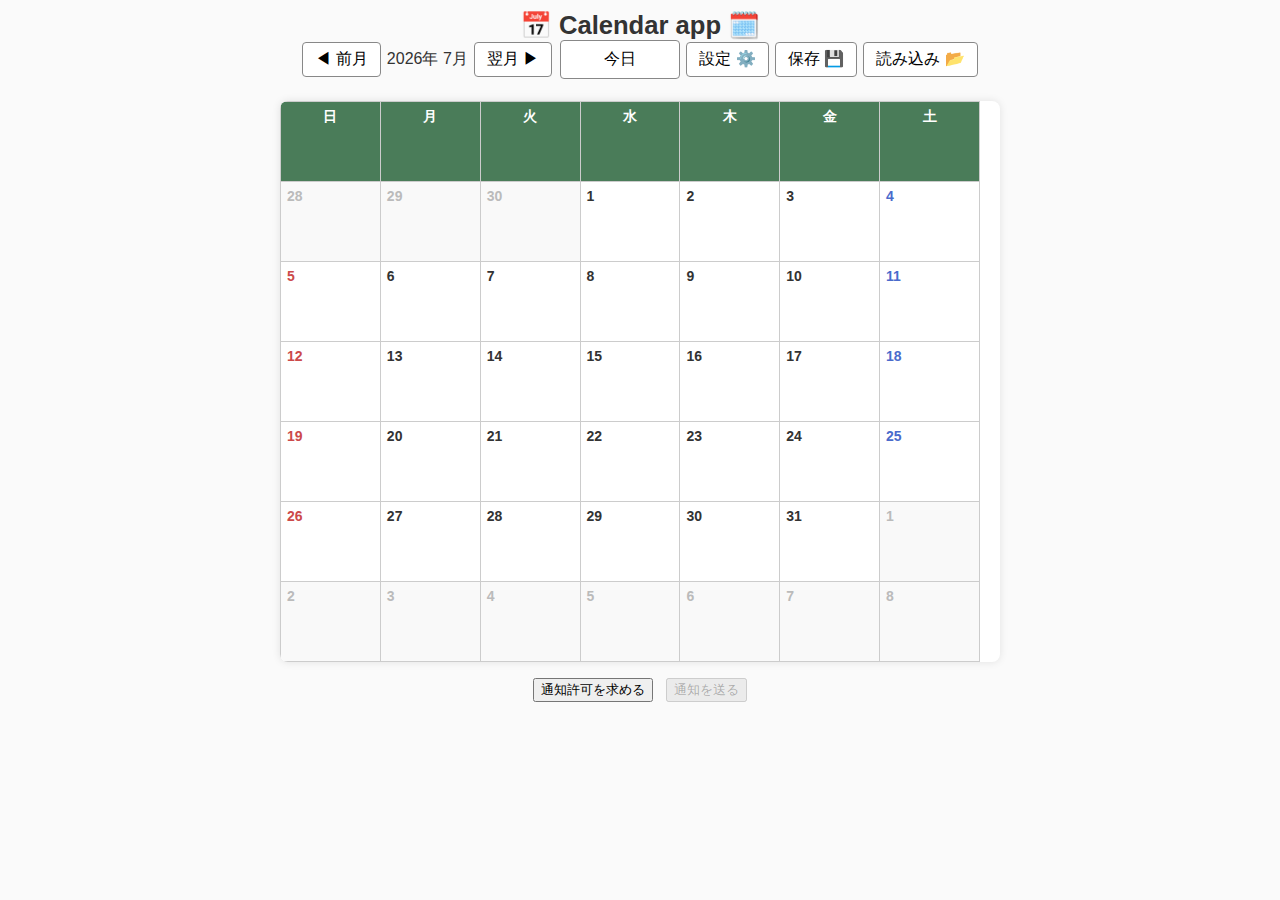
<file: test/index.html>
<!DOCTYPE html>
<html lang="ja">
<head>
  <meta charset="UTF-8" />
  <meta name="viewport" content="width=device-width, initial-scale=1" />
  <title>Calendar v4.0</title>
  <link rel="stylesheet" href="style.css" />
  <link rel="icon" href="icon.svg" />
</head>
<body>
<header>
  <h1>📅 Calendar app 🗓️</h1>

  <div class="nav-buttons">
    <div class="nav-group main-nav">
      <button id="prev-month" aria-label="前の月">◀ 前月</button>
      <span id="month-year" aria-live="polite" aria-atomic="true"></span>
      <button id="next-month" aria-label="次の月">翌月 ▶</button>
    </div>
    <div class="nav-group extra-nav">
      <button id="today-button">今日</button>
      <button id="settings-btn" aria-haspopup="dialog" aria-controls="settings-modal-bg">設定 ⚙️</button>
      <button id="save-json-btn">保存 💾</button>
      <button id="load-json-btn">読み込み 📂</button>
      <input type="file" id="load-json-input" accept="application/json" style="display:none;" />
    </div>
  </div>
</header>

<div id="calendar-container">
  <table id="calendar" aria-label="カレンダー">
    <thead>
      <tr>
        <th class="sunday">日</th>
        <th>月</th>
        <th>火</th>
        <th>水</th>
        <th>木</th>
        <th>金</th>
        <th class="saturday">土</th>
      </tr>
    </thead>
    <tbody id="calendar-body"></tbody>
  </table>
</div>

<!-- 予定追加・編集モーダル -->
<div id="modal-bg" class="modal-bg" style="display:none;" role="dialog" aria-modal="true" aria-labelledby="modal-date">
  <div class="modal">
    <h2 id="modal-date">日付</h2>
    <div id="event-list" class="event-list" aria-live="polite" aria-atomic="true"></div>
    <div class="event-inputs">
      <label for="new-event-start">開始時刻：</label><input type="time" id="new-event-start" />
      <label for="new-event-end">終了時刻：</label><input type="time" id="new-event-end" />
      <label for="new-event-text">内容：</label><input type="text" id="new-event-text" placeholder="予定内容" />
      <label for="new-event-tags">タグ：</label><input type="text" id="new-event-tags" placeholder="#タグはスペースかカンマ区切り" />
      <label for="new-event-location">場所：</label><input type="text" id="new-event-location" placeholder="場所" />
      <label class="notify-label"><input type="checkbox" id="new-event-notify" /> 通知</label>
    </div>
    <div class="modal-buttons">
      <button id="add-event-btn">追加 / Add</button>
      <button id="close-btn">閉じる</button>
    </div>
  </div>
</div>

<!-- タグカラー設定モーダル -->
<div id="settings-modal-bg" class="modal-bg" style="display:none;" role="dialog" aria-modal="true" aria-labelledby="settings-title">
  <div class="modal">
    <h2 id="settings-title">タグカラー設定</h2>
    <div id="tag-color-list" class="tag-color-list"></div>
    <div class="tag-add">
      <input type="text" id="new-tag-name" placeholder="#タグ名" aria-label="新しいタグ名" />
      <input type="color" id="new-tag-color" value="#4a7c59" aria-label="新しいタグの色" />
      <button id="add-tag-btn">追加</button>
    </div>
    <button id="settings-cancel-btn">閉じる</button>
  </div>
</div>
<!-- 通知関連ボタン -->
<div style="margin-top: 16px;">
  <button id="request-permission-btn" style="margin-right: 8px;">通知許可を求める</button>
  <button id="send-notification-btn" disabled>通知を送る</button>
</div>


<!-- 通知ポップアップ -->
<div id="notification-popup" class="notification-popup" aria-live="assertive" aria-atomic="true" style="display:none;">
  <div class="notification-content">
    <button id="notification-close-btn" aria-label="通知を閉じる">×</button>
    <strong id="notification-title"></strong>
    <p id="notification-body"></p>
  </div>
</div>

<script src="script.js"></script>
</body>
</html>
</file>
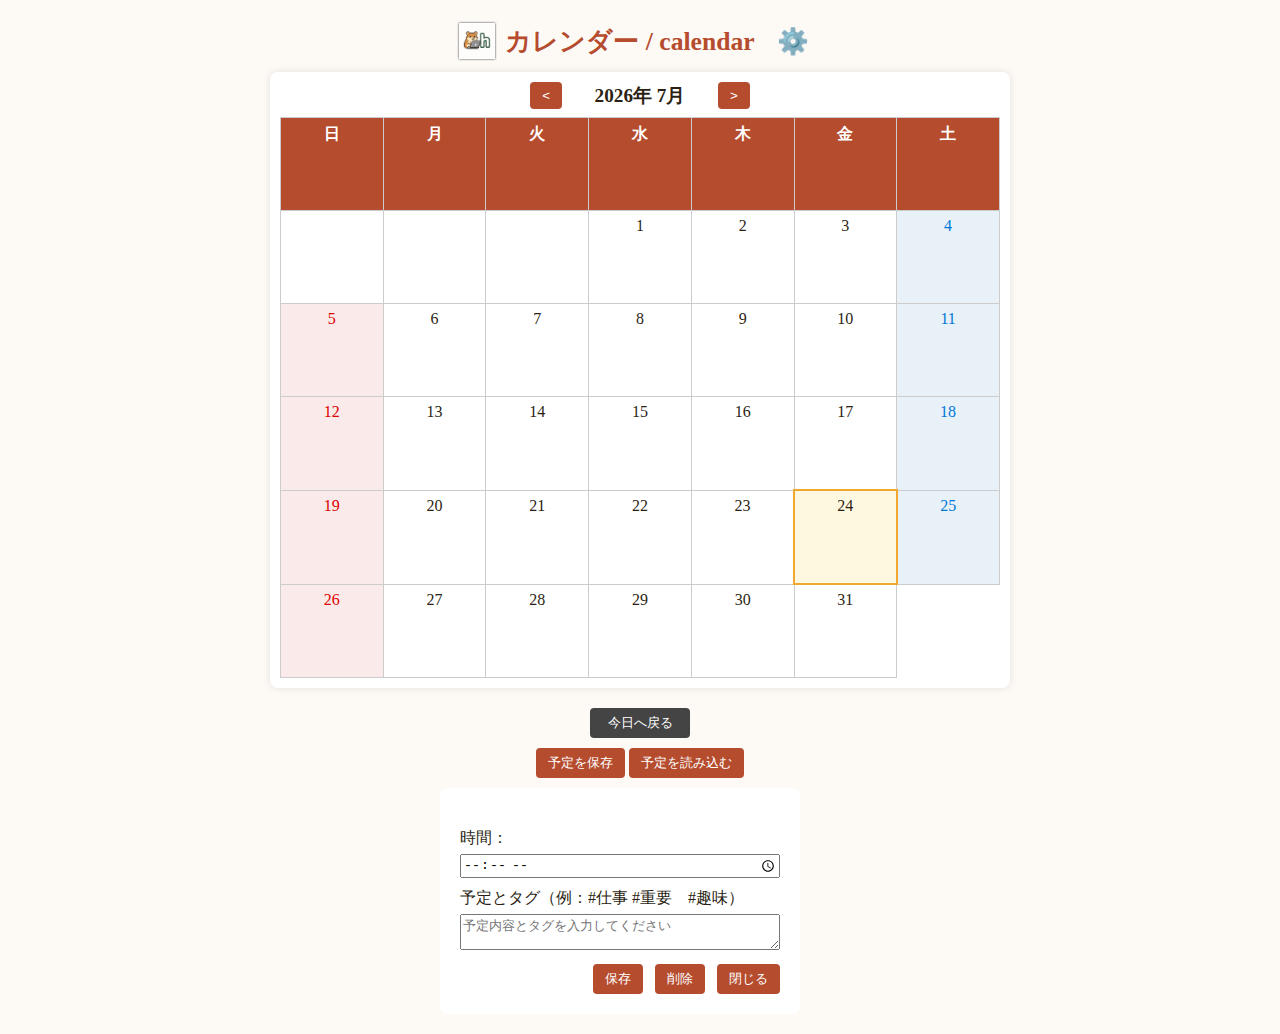
<file: v1.0/index.html>
<!DOCTYPE html>
<html lang="ja">
<head>
<meta charset="UTF-8" />
<meta name="viewport" content="width=device-width, initial-scale=1" />
<title>カレンダー / calendar</title>
<link rel="icon" href="icon-light.svg" type="image/svg+xml" />
<link rel="stylesheet" href="style.css" />
</head>
<body>
  <header>
    <img src="icon-light.svg" alt="Icon" id="header-icon" />
    <h1>カレンダー / calendar</h1>
    <button id="settings-btn" aria-label="設定を開く" title="設定">⚙️</button>
  </header>

  <div id="calendar">
    <div id="calendar-header">
      <button id="prev-month" aria-label="前の月">&lt;</button>
      <div id="month-year" aria-live="polite"></div>
      <button id="next-month" aria-label="次の月">&gt;</button>
    </div>

    <table role="grid">
      <thead>
        <tr>
          <th scope="col">日</th><th scope="col">月</th><th scope="col">火</th><th scope="col">水</th><th scope="col">木</th><th scope="col">金</th><th scope="col">土</th>
        </tr>
      </thead>
      <tbody id="calendar-body"></tbody>
    </table>
  </div>

  <button id="today-button" aria-label="今日へ戻る">今日へ戻る</button>

  <div id="save-load-controls">
    <button id="save-json-btn">予定を保存</button>
    <input type="file" id="load-json-input" class="file-input-hidden" accept=".json" aria-label="JSONファイルを選択" />
    <button id="load-json-btn">予定を読み込む</button>
  </div>

  <div id="modal-bg" role="dialog" aria-modal="true" aria-labelledby="modal-date" tabindex="-1">
    <div id="modal">
      <h2 id="modal-date"></h2>
      <label for="event-time">時間：</label>
      <input type="time" id="event-time" />
      <label for="event-text">予定とタグ（例：#仕事 #重要　#趣味）</label>
      <textarea id="event-text" placeholder="予定内容とタグを入力してください"></textarea>
      <div class="modal-buttons">
        <button id="save-btn">保存</button>
        <button id="delete-btn">削除</button>
        <button id="close-btn">閉じる</button>
      </div>
    </div>
  </div>

  <!-- 設定モーダル -->
  <div id="settings-modal-bg" class="modal-bg modal-bg--hidden" role="dialog" aria-modal="true" aria-labelledby="settings-title" tabindex="-1">
    <div id="settings-modal">
      <h2 id="settings-title">設定</h2>
      <form id="settings-form">
        <fieldset>
          <legend>タグの色設定</legend>
          <div id="tag-color-list">
            <!-- JSでタグ色設定UIを動的生成 -->
          </div>
          <div id="tag-add-row">
            <input type="text" id="new-tag-name" placeholder="新しいタグ名" aria-label="新しいタグ名" />
            <input type="color" id="new-tag-color" value="#4c6cb3" aria-label="新しいタグの色" />
            <button id="add-tag-btn" type="button">追加</button>
          </div>
        </fieldset>
        <div class="modal-buttons">
          <button type="submit">保存</button>
          <button type="button" id="settings-cancel-btn">キャンセル</button>
        </div>
      </form>
    </div>
  </div>

<script src="script.js"></script>
</body>
</html>
</file>
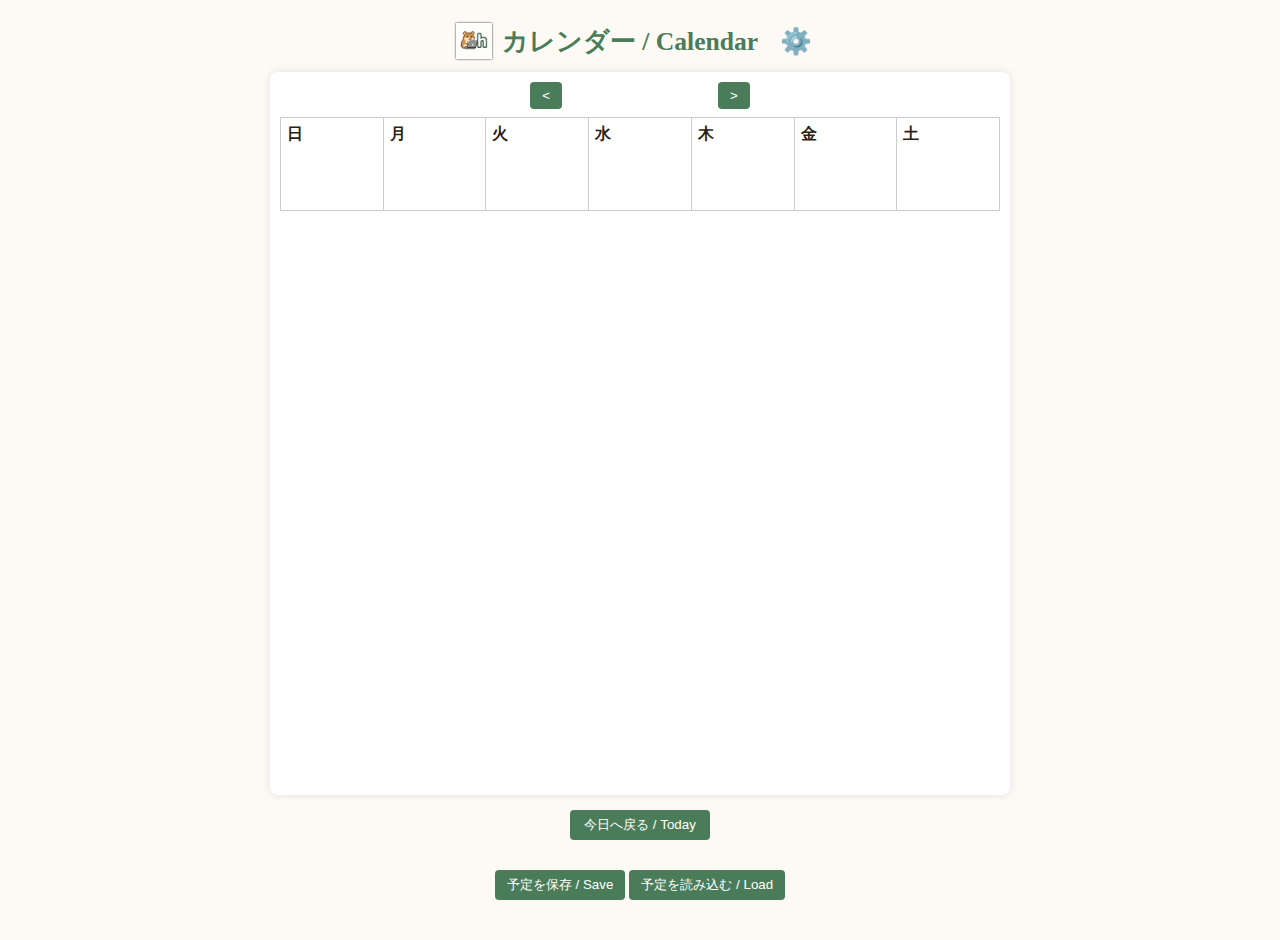
<file: v2.0/index.html>
<!DOCTYPE html>
<html lang="ja">
<head>
<meta charset="UTF-8" />
<meta name="viewport" content="width=device-width, initial-scale=1" />
<title>カレンダー / Calendar</title>
<link rel="icon" href="icon-light.svg" type="image/svg+xml" />
<link rel="stylesheet" href="style.css" />
<style>
  #save-load-controls { max-width: 720px; margin: 0 auto 20px auto; text-align: center; }
  .hidden-input { display: none; }
  .modal-section-right { text-align: right; margin-top: 6px; }
  .modal-footer-btns { margin-top: 15px; text-align: right; }
  .tag-add-container { display: flex; gap: 8px; align-items: center; margin-top: 10px; }
  .modal-form-actions { margin-top: 10px; }
</style>
</head>
<body>
<header>
  <img src="icon-light.svg" alt="Icon" id="header-icon" />
  <h1>カレンダー / Calendar</h1>
  <button id="settings-btn" aria-label="設定 / Settings" title="設定">⚙️</button>
</header>

<div id="calendar">
  <div id="calendar-header">
    <button id="prev-month" aria-label="前の月">&lt;</button>
    <div id="month-year" aria-live="polite"></div>
    <button id="next-month" aria-label="次の月">&gt;</button>
  </div>
  <table role="grid" aria-label="カレンダー">
    <thead>
      <tr>
        <th>日</th><th>月</th><th>火</th><th>水</th><th>木</th><th>金</th><th>土</th>
      </tr>
    </thead>
    <tbody id="calendar-body"></tbody>
  </table>
</div>

<button id="today-button">今日へ戻る / Today</button>

<div id="save-load-controls">
  <button id="save-json-btn">予定を保存 / Save</button>
  <input type="file" id="load-json-input" class="hidden-input" accept=".json" title="JSONファイルを読み込む" />
  <button id="load-json-btn">予定を読み込む / Load</button>
</div>

<!-- モーダル -->
<div id="modal-bg" class="modal-bg" role="dialog" aria-modal="true" tabindex="-1">
  <div id="modal">
    <h2 id="modal-date">日付</h2>

    <div id="event-list"></div>

    <hr />

    <h3>新しい予定を追加</h3>
    <label for="new-event-start">開始時間 / Start</label>
    <input type="time" id="new-event-start" />
    <label for="new-event-end">終了時間 / End</label>
    <input type="time" id="new-event-end" />
    <label for="new-event-text">予定とタグ（複数行可）</label>
    <textarea id="new-event-text" placeholder="例: 会議 #仕事"></textarea>
    <div class="modal-section-right">
      <button id="add-event-btn">追加 / Add</button>
    </div>

    <div class="modal-buttons modal-footer-btns">
      <button id="close-btn">閉じる / Close</button>
    </div>
  </div>
</div>

<!-- 設定モーダル -->
<div id="settings-modal-bg" class="modal-bg" role="dialog" aria-modal="true" tabindex="-1">
  <div id="settings-modal">
    <h2>タグ設定 / Tag Settings</h2>
    <form id="settings-form">
      <fieldset>
        <legend>タグと色 / Tag Colors</legend>
        <div id="tag-color-list"></div>
        <div id="tag-add-row" class="tag-add-container">
          <input type="text" id="new-tag-name" placeholder="新しいタグ名" />
          <input type="color" id="new-tag-color" value="#4a7c59" title="タグの色を選択" />
          <button id="add-tag-btn" type="button">追加 / Add</button>
        </div>
      </fieldset>
      <div class="modal-buttons modal-form-actions">
        <button type="submit">保存</button>
        <button type="button" id="settings-cancel-btn">キャンセル</button>
      </div>
    </form>
  </div>
</div>

<script src="script.js" defer></script>
</body>
</html>
</file>
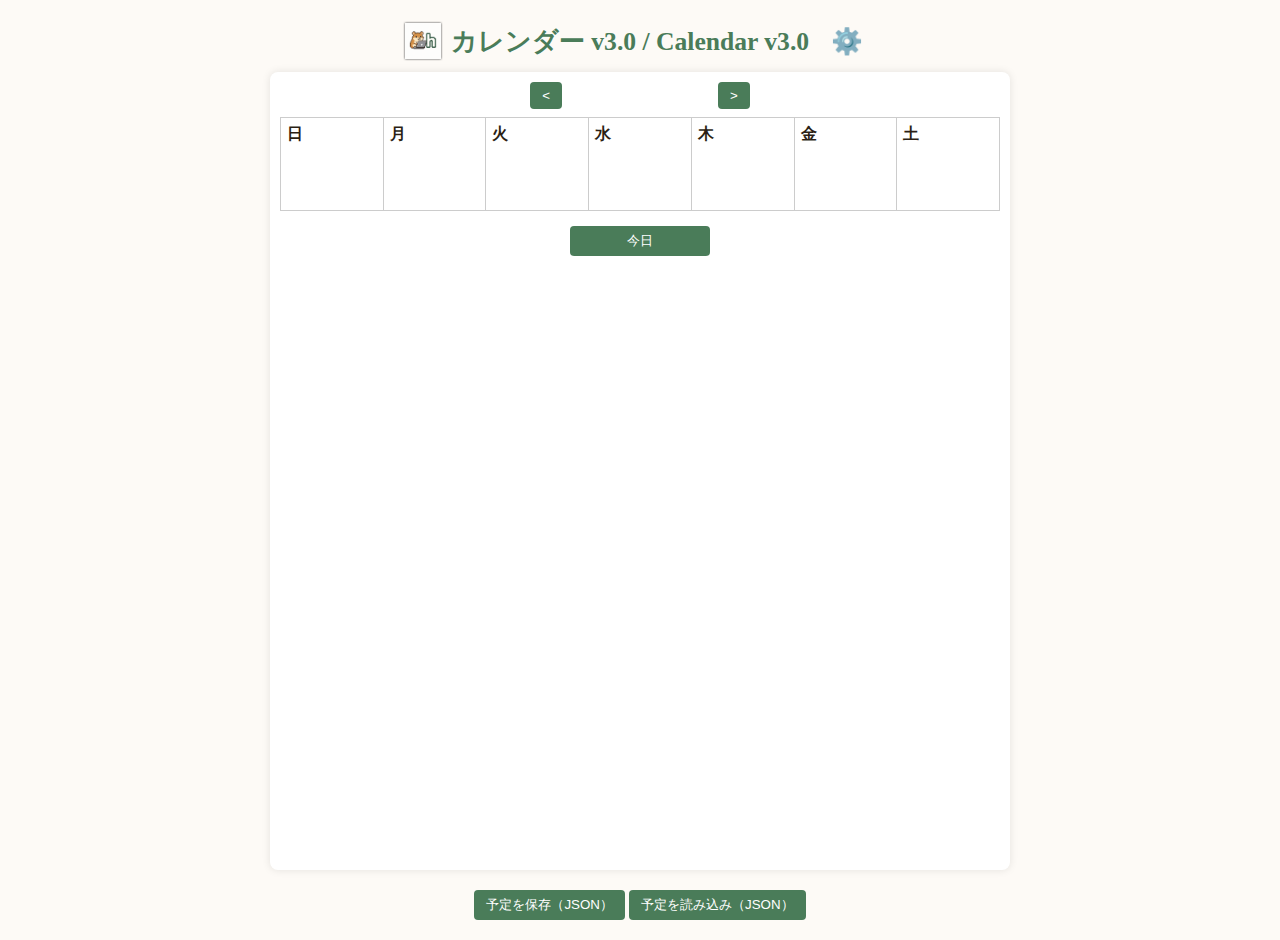
<file: v3.0/index.html>
<!DOCTYPE html>
<html lang="ja">
<head>
<meta charset="UTF-8" />
<meta name="viewport" content="width=device-width, initial-scale=1" />
<title>カレンダー v3.0 / Calendar v3.0</title>

<!-- ファビコン（ライトモード） -->
<link rel="icon" href="icon-light.svg" type="image/svg+xml" media="(prefers-color-scheme: light)" />

<!-- ファビコン（ダークモード） -->
<link rel="icon" href="icon-dark.svg" type="image/svg+xml" media="(prefers-color-scheme: dark)" />

<!-- CSS読み込み -->
<link rel="stylesheet" href="style.css" />
</head>
<body>

<header>
  <img src="icon-light.svg" alt="アイコン" id="header-icon-light" />
  <img src="icon-dark.svg" alt="アイコン" id="header-icon-dark" />
  <h1>カレンダー v3.0 / Calendar v3.0</h1>
  <button id="settings-btn" aria-label="設定">⚙️</button>
</header>

<section id="calendar">
  <div id="calendar-header">
    <button id="prev-month" aria-label="前の月">&lt;</button>
    <div id="month-year" aria-live="polite" aria-atomic="true"></div>
    <button id="next-month" aria-label="次の月">&gt;</button>
  </div>
  <table aria-label="カレンダー">
    <thead>
      <tr>
        <th scope="col">日</th>
        <th scope="col">月</th>
        <th scope="col">火</th>
        <th scope="col">水</th>
        <th scope="col">木</th>
        <th scope="col">金</th>
        <th scope="col">土</th>
      </tr>
    </thead>
    <tbody id="calendar-body"></tbody>
  </table>
  <button id="today-button" aria-label="今日に戻る">今日</button>
</section>

<!-- 予定編集モーダル -->
<div class="modal-bg" id="modal-bg" role="dialog" aria-modal="true" aria-labelledby="modal-date" tabindex="-1">
  <div id="modal" role="document">
    <h2 id="modal-date"></h2>
    <div id="event-list" aria-live="polite"></div>

    <label for="new-event-start">開始時間</label>
    <input type="time" id="new-event-start" name="new-event-start" />

    <label for="new-event-end">終了時間</label>
    <input type="time" id="new-event-end" name="new-event-end" />

    <label for="new-event-text">予定内容（タグは #で指定）</label>
    <textarea id="new-event-text" name="new-event-text" rows="3" placeholder="#仕事 会議"></textarea>

    <div class="modal-buttons">
      <button id="add-event-btn">追加 / Add</button>
      <button id="close-btn">閉じる / Close</button>
    </div>
  </div>
</div>

<!-- 設定モーダル -->
<div class="modal-bg" id="settings-modal-bg" role="dialog" aria-modal="true" tabindex="-1">
  <form id="settings-modal" role="document">
    <h2>タグ色設定</h2>
    <div id="tag-color-list"></div>
    <label for="new-tag-name">新しいタグ名（#付き）</label>
    <input type="text" id="new-tag-name" placeholder="#タグ名" />
    <label for="new-tag-color">色</label>
    <input type="color" id="new-tag-color" value="#4a7c59" />
    <button type="button" id="add-tag-btn">タグ追加</button>
    <div class="modal-buttons">
      <button type="submit">保存</button>
      <button type="button" id="settings-cancel-btn">キャンセル</button>
    </div>
  </form>
</div>

<!-- JSON入出力用非表示ファイル入力 -->
<input type="file" id="load-json-input" accept=".json" title="予定を読み込む（JSON）" />

<footer>
  <button id="save-json-btn">予定を保存（JSON）</button>
  <button id="load-json-btn">予定を読み込み（JSON）</button>
</footer>

<script src="script.js" defer></script>

</body>
</html>
</file>
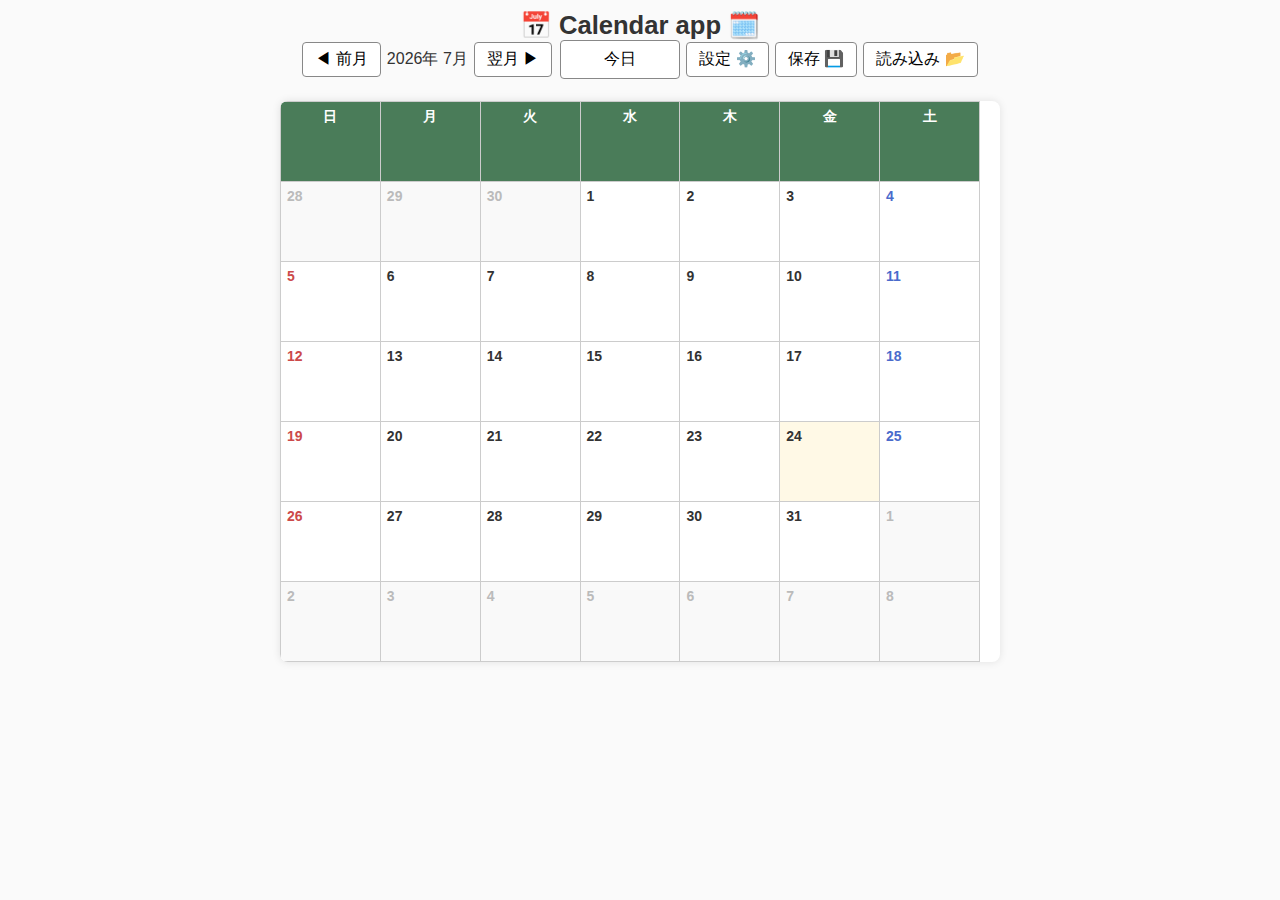
<file: v4.0/index.html>
<!DOCTYPE html>
<html lang="ja">
<head>
  <meta charset="UTF-8" />
  <meta name="viewport" content="width=device-width, initial-scale=1" />
  <title>Calendar v4.0</title>
  <link rel="stylesheet" href="style.css" />
  <link rel="icon" href="icon.svg" />
</head>
<body>
<header>
  <h1>📅 Calendar app 🗓️</h1>

  <div class="nav-buttons">
    <div class="nav-group main-nav">
      <button id="prev-month" aria-label="前の月">◀ 前月</button>
      <span id="month-year" aria-live="polite" aria-atomic="true"></span>
      <button id="next-month" aria-label="次の月">翌月 ▶</button>
    </div>
    <div class="nav-group extra-nav">
      <button id="today-button">今日</button>
      <button id="settings-btn" aria-haspopup="dialog" aria-controls="settings-modal-bg">設定 ⚙️</button>
      <button id="save-json-btn">保存 💾</button>
      <button id="load-json-btn">読み込み 📂</button>
      <input type="file" id="load-json-input" accept="application/json" aria-label="JSONファイルの読み込み" />
    </div>
  </div>
</header>

<div id="calendar-container">
  <table id="calendar" aria-label="カレンダー">
    <thead>
      <tr>
        <th class="sunday">日</th>
        <th>月</th>
        <th>火</th>
        <th>水</th>
        <th>木</th>
        <th>金</th>
        <th class="saturday">土</th>
      </tr>
    </thead>
    <tbody id="calendar-body"></tbody>
  </table>
</div>

<!-- 予定追加・編集モーダル -->
<div id="modal-bg" class="modal-bg" role="dialog" aria-modal="true" aria-labelledby="modal-date">
  <div class="modal">
    <h2 id="modal-date">日付</h2>
    <div id="event-list" class="event-list" aria-live="polite" aria-atomic="true"></div>
    <div class="event-inputs">
      <label for="new-event-start">開始時刻：</label><input type="time" id="new-event-start" />
      <label for="new-event-end">終了時刻：</label><input type="time" id="new-event-end" />
      <label for="new-event-text">内容：</label><input type="text" id="new-event-text" placeholder="予定内容" />
      <label for="new-event-tags">タグ：</label><input type="text" id="new-event-tags" placeholder="#タグはスペースかカンマ区切り" />
      <label for="new-event-location">場所：</label><input type="text" id="new-event-location" placeholder="場所" />
      <label class="notify-label"><input type="checkbox" id="new-event-notify" /> 通知</label>
    </div>
    <div class="modal-buttons">
      <button id="add-event-btn">追加 / Add</button>
      <button id="close-btn">閉じる</button>
    </div>
  </div>
</div>

<!-- タグカラー設定モーダル -->
<div id="settings-modal-bg" class="modal-bg" role="dialog" aria-modal="true" aria-labelledby="settings-title">
  <div class="modal">
    <h2 id="settings-title">タグカラー設定</h2>
    <div id="tag-color-list" class="tag-color-list"></div>
    <div class="tag-add">
      <input type="text" id="new-tag-name" placeholder="#タグ名" aria-label="新しいタグ名" />
      <input type="color" id="new-tag-color" value="#4a7c59" aria-label="新しいタグの色" />
      <button id="add-tag-btn">追加</button>
    </div>
    <button id="settings-cancel-btn">閉じる</button>
  </div>
</div>

<!-- 通知ポップアップ（画面内表示用） -->
<div id="notification-popup" class="notification-popup" aria-live="assertive" aria-atomic="true">
  <div class="notification-content">
    <button id="notification-close-btn" aria-label="通知を閉じる">×</button>
    <strong id="notification-title"></strong>
    <p id="notification-body"></p>
  </div>
</div>

<script src="script.js"></script>

</body>
</html>
</file>
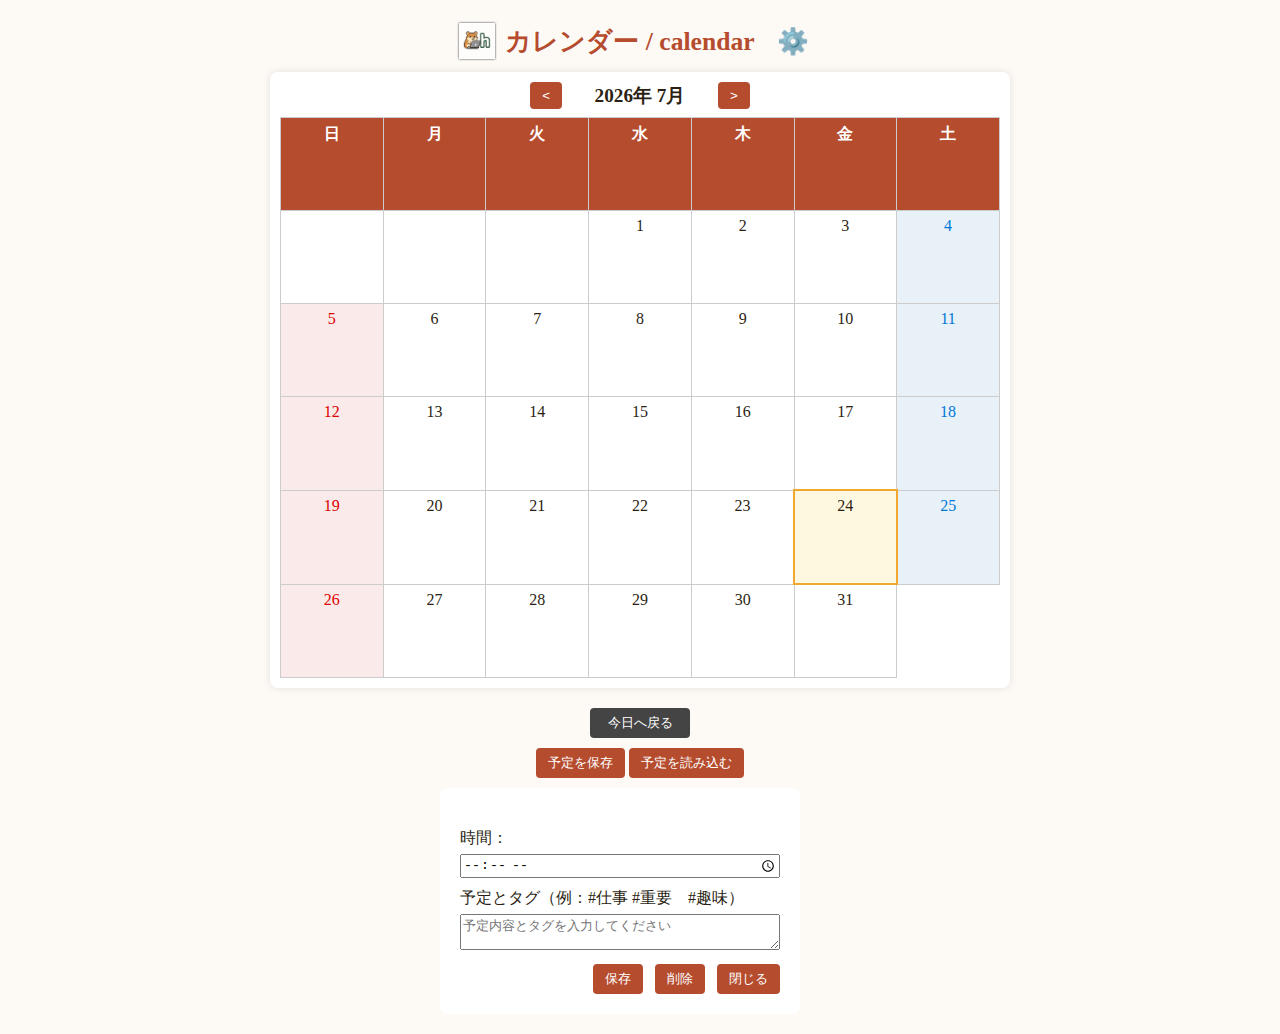
<file: calendar/v1.0/index.html>
<!DOCTYPE html>
<html lang="ja">
<head>
<meta charset="UTF-8" />
<meta name="viewport" content="width=device-width, initial-scale=1" />
<title>カレンダー / calendar</title>
<link rel="icon" href="icon-light.svg" type="image/svg+xml" />
<link rel="stylesheet" href="style.css" />
</head>
<body>
  <header>
    <img src="icon-light.svg" alt="Icon" id="header-icon" />
    <h1>カレンダー / calendar</h1>
    <button id="settings-btn" aria-label="設定を開く" title="設定">⚙️</button>
  </header>

  <div id="calendar">
    <div id="calendar-header">
      <button id="prev-month" aria-label="前の月">&lt;</button>
      <div id="month-year" aria-live="polite"></div>
      <button id="next-month" aria-label="次の月">&gt;</button>
    </div>

    <table role="grid">
      <thead>
        <tr>
          <th scope="col">日</th><th scope="col">月</th><th scope="col">火</th><th scope="col">水</th><th scope="col">木</th><th scope="col">金</th><th scope="col">土</th>
        </tr>
      </thead>
      <tbody id="calendar-body"></tbody>
    </table>
  </div>

  <button id="today-button" aria-label="今日へ戻る">今日へ戻る</button>

  <div id="save-load-controls" style="max-width:720px;margin:10px auto;text-align:center;">
    <button id="save-json-btn">予定を保存</button>
    <input type="file" id="load-json-input" style="display:none" accept=".json" />
    <button id="load-json-btn">予定を読み込む</button>
  </div>

  <div id="modal-bg" role="dialog" aria-modal="true" aria-labelledby="modal-date" tabindex="-1">
    <div id="modal">
      <h2 id="modal-date"></h2>
      <label for="event-time">時間：</label>
      <input type="time" id="event-time" />
      <label for="event-text">予定とタグ（例：#仕事 #重要　#趣味）</label>
      <textarea id="event-text" placeholder="予定内容とタグを入力してください"></textarea>
      <div class="modal-buttons">
        <button id="save-btn">保存</button>
        <button id="delete-btn">削除</button>
        <button id="close-btn">閉じる</button>
      </div>
    </div>
  </div>

  <!-- 設定モーダル -->
  <div id="settings-modal-bg" class="modal-bg" role="dialog" aria-modal="true" aria-labelledby="settings-title" tabindex="-1" style="display:none;">
    <div id="settings-modal">
      <h2 id="settings-title">設定</h2>
      <form id="settings-form">
        <fieldset>
          <legend>タグの色設定</legend>
          <div id="tag-color-list">
            <!-- JSでタグ色設定UIを動的生成 -->
          </div>
          <div id="tag-add-row" style="margin-top:15px; display:flex; gap:8px; align-items:center;">
            <input type="text" id="new-tag-name" placeholder="新しいタグ名" aria-label="新しいタグ名" />
            <input type="color" id="new-tag-color" value="#4c6cb3" aria-label="新しいタグの色" />
            <button id="add-tag-btn" type="button">追加</button>
          </div>
        </fieldset>
        <div class="modal-buttons">
          <button type="submit">保存</button>
          <button type="button" id="settings-cancel-btn">キャンセル</button>
        </div>
      </form>
    </div>
  </div>

<script src="script.js"></script>
</body>
</html>
</file>
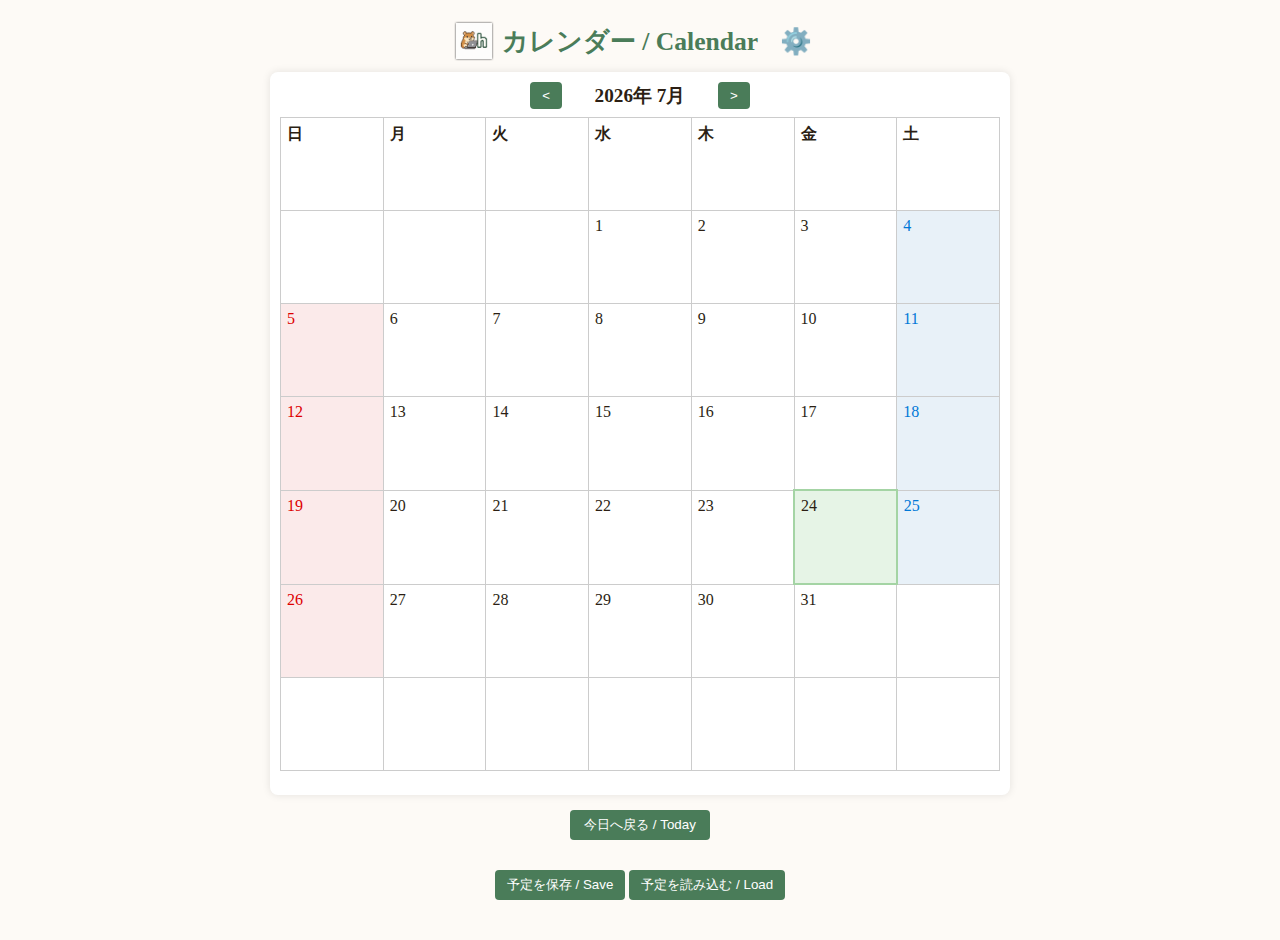
<file: calendar/v2.0/index.html>
<!DOCTYPE html>
<html lang="ja">
<head>
<meta charset="UTF-8" />
<meta name="viewport" content="width=device-width, initial-scale=1" />
<title>カレンダー / Calendar</title>
<link rel="icon" href="icon-light.svg" type="image/svg+xml" />
<link rel="stylesheet" href="style.css" />
</head>
<body>
<header>
  <img src="icon-light.svg" alt="Icon" id="header-icon" />
  <h1>カレンダー / Calendar</h1>
  <button id="settings-btn" aria-label="設定 / Settings" title="設定">⚙️</button>
</header>

<div id="calendar">
  <div id="calendar-header">
    <button id="prev-month" aria-label="前の月">&lt;</button>
    <div id="month-year" aria-live="polite"></div>
    <button id="next-month" aria-label="次の月">&gt;</button>
  </div>
  <table role="grid" aria-label="カレンダー">
    <thead>
      <tr>
        <th>日</th><th>月</th><th>火</th><th>水</th><th>木</th><th>金</th><th>土</th>
      </tr>
    </thead>
    <tbody id="calendar-body"></tbody>
  </table>
</div>

<button id="today-button">今日へ戻る / Today</button>

<div id="save-load-controls" style="max-width:720px;margin:0 auto 20px auto;text-align:center;">
  <button id="save-json-btn">予定を保存 / Save</button>
  <input type="file" id="load-json-input" style="display:none" accept=".json" />
  <button id="load-json-btn">予定を読み込む / Load</button>
</div>

<!-- モーダル -->
<div id="modal-bg" class="modal-bg" role="dialog" aria-modal="true" tabindex="-1">
  <div id="modal">
    <h2 id="modal-date">日付</h2>

    <div id="event-list"></div>

    <hr />

    <h3>新しい予定を追加</h3>
    <label for="new-event-start">開始時間 / Start</label>
    <input type="time" id="new-event-start" />
    <label for="new-event-end">終了時間 / End</label>
    <input type="time" id="new-event-end" />
    <label for="new-event-text">予定とタグ（複数行可）</label>
    <textarea id="new-event-text" placeholder="例: 会議 #仕事"></textarea>
    <div style="text-align: right; margin-top: 6px;">
      <button id="add-event-btn">追加 / Add</button>
    </div>

    <div class="modal-buttons" style="margin-top: 15px; text-align: right;">
      <button id="close-btn">閉じる / Close</button>
    </div>
  </div>
</div>

<!-- 設定モーダル -->
<div id="settings-modal-bg" class="modal-bg" role="dialog" aria-modal="true" tabindex="-1">
  <div id="settings-modal">
    <h2>タグ設定 / Tag Settings</h2>
    <form id="settings-form">
      <fieldset>
        <legend>タグと色 / Tag Colors</legend>
        <div id="tag-color-list"></div>
        <div id="tag-add-row" style="display:flex; gap:8px; align-items:center; margin-top:10px;">
          <input type="text" id="new-tag-name" placeholder="新しいタグ名" />
          <input type="color" id="new-tag-color" value="#4a7c59" />
          <button id="add-tag-btn" type="button">追加 / Add</button>
        </div>
      </fieldset>
      <div class="modal-buttons" style="margin-top:10px;">
        <button type="submit">保存</button>
        <button type="button" id="settings-cancel-btn">キャンセル</button>
      </div>
    </form>
  </div>
</div>

<script src="script.js" defer></script>
</body>
</html>
</file>
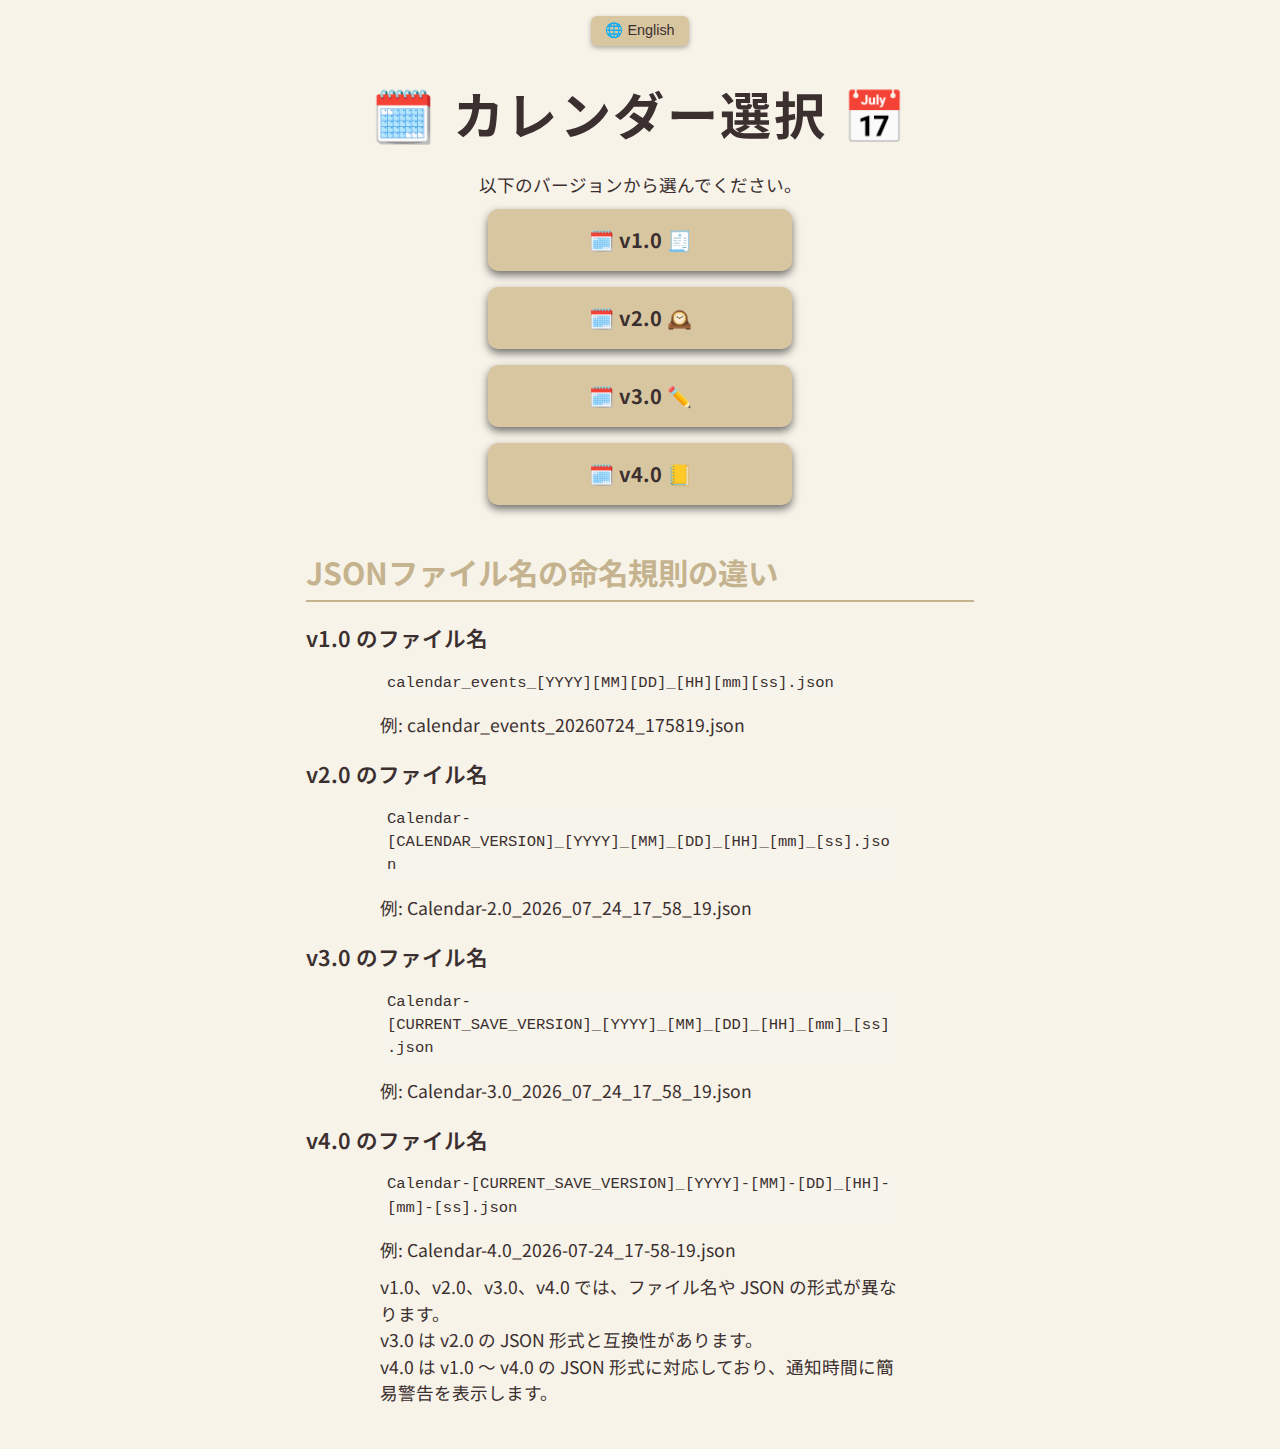
<file: index-test.html>
<!DOCTYPE html>
<html lang="ja">
<head>
  <meta charset="UTF-8" />
  <meta name="viewport" content="width=device-width, initial-scale=1" />
  <title>Calendar Version Selector</title>
  <meta name="description" content="Calendarのバージョン選択機能ページ。v1.0、v2.0、v3.0、v4.0の違いを説明し、JSONファイルの命名規則や注意事項を日本語と英語で案内します。" />
  <link href="https://fonts.googleapis.com/css2?family=Noto+Sans+JP:wght@400&display=swap" rel="stylesheet" />
  <link rel="icon" href="icon-light.svg" media="(prefers-color-scheme: light)" />
  <link rel="icon" href="icon-dark.svg" media="(prefers-color-scheme: dark)" />
  <style>
    :root {
      --bg: #121212;
      --text: #f0e6d2;
      --button-bg: #4b4130;
      --button-hover: #6a5f48;
      --notice: #d38c4a;
      --focus-outline: #c5b38f;
    }
    @media (prefers-color-scheme: light) {
      :root {
        --bg: #f7f3e9;
        --text: #3b2f2f;
        --button-bg: #d8c6a1;
        --button-hover: #c5b38f;
        --notice: #c46c00;
        --focus-outline: #927c54;
      }
    }

    * {
      box-sizing: border-box;
    }

    body {
      margin: 0;
      padding: 1rem 1rem 2rem;
      font-family: "Noto Sans JP", sans-serif;
      background: var(--bg);
      color: var(--text);
      text-align: center;
      line-height: 1.5;
      -webkit-font-smoothing: antialiased;
      -moz-osx-font-smoothing: grayscale;
    }

    #container {
      width: 90vw;
      max-width: 700px;
      min-width: 280px;
      margin: 0 auto;
      text-align: center;
    }

    .lang-switch {
      background: var(--button-bg);
      color: var(--text);
      border: none;
      border-radius: 6px;
      padding: 0.45em 1em;
      font-size: clamp(0.8rem, 2vw, 0.9rem);
      cursor: pointer;
      user-select: none;
      margin: 0 auto 1.8rem;
      display: inline-block;
      transition: background-color 0.3s ease;
      box-shadow: 0 2px 5px rgba(0,0,0,0.3);
    }
    .lang-switch:hover,
    .lang-switch:focus {
      background: var(--button-hover);
      outline: 3px solid var(--focus-outline);
      outline-offset: 2px;
    }

    h1 {
      font-size: clamp(1.9rem, 6vw, 3.2rem);
      margin: 0 0 1.3rem;
      letter-spacing: 0.05em;
      font-weight: 700;
    }

    p {
      font-size: clamp(0.95rem, 2.5vw, 1.1rem);
      margin: 0.6em 0;
      max-width: 520px;
      margin-left: auto;
      margin-right: auto;
    }

    .version-links {
      display: flex;
      flex-direction: column;
      gap: clamp(0.5rem, 1.5vw, 1rem);
      max-width: 320px;
      margin: 0 auto 2rem;
      padding: 0 0.5rem;
    }

    a.version-btn {
      background: var(--button-bg);
      color: var(--text);
      text-decoration: none;
      padding: clamp(0.5em, 1.5vw, 0.8em);
      border-radius: 10px;
      font-size: clamp(1.05rem, 3vw, 1.25rem);
      font-weight: 700;
      box-shadow: 0 4px 9px rgba(0,0,0,0.55);
      transition: background-color 0.3s ease, box-shadow 0.3s ease;
      user-select: none;
      display: block;
    }
    a.version-btn:hover,
    a.version-btn:focus {
      background: var(--button-hover);
      outline: 3px solid var(--focus-outline);
      outline-offset: 2px;
      box-shadow: 0 6px 15px rgba(0,0,0,0.75);
    }

    section {
      margin-top: clamp(1.7rem, 4vw, 2.8rem);
      text-align: left;
      padding: 0 1rem;
      max-width: 700px;
      margin-left: auto;
      margin-right: auto;
    }

    h2 {
      color: var(--button-hover);
      margin-bottom: 0.6rem;
      font-size: clamp(1.3rem, 4vw, 1.9rem);
      font-weight: 700;
      border-bottom: 2px solid var(--button-hover);
      padding-bottom: 0.3rem;
    }

    h3 {
      margin-top: 1.2rem;
      margin-bottom: 0.5rem;
      font-size: clamp(1.05rem, 3vw, 1.35rem);
      font-weight: 600;
    }

    code {
      background: rgba(255,255,255,0.1);
      padding: 0.25em 0.45em;
      border-radius: 5px;
      font-family: monospace;
      font-size: 0.97rem;
      user-select: text;
      word-break: break-word;
      display: inline-block;
      margin: 0.2em 0;
    }
  </style>
</head>
<body>
  <div id="container">
    <button class="lang-switch" aria-pressed="false" aria-label="言語切替 日本語・English" onclick="toggleLang()">🌐 English</button>

    <!-- 日本語 -->
    <div id="lang-ja" lang="ja">
      <h1>🗓️ カレンダー選択 📅</h1>
      <p>以下のバージョンから選んでください。</p>
      <div class="version-links">
        <a class="version-btn" href="v1.0/index.html">🗓️ v1.0 🧾</a>
        <a class="version-btn" href="v2.0/index.html">🗓️ v2.0 🕰️</a>
        <a class="version-btn" href="v3.0/index.html">🗓️ v3.0 ✏️</a>
        <a class="version-btn" href="v4.0/index.html">🗓️ v4.0 📒</a>
      </div>

      <section>
        <h2>JSONファイル名の命名規則の違い</h2>

        <h3>v1.0 のファイル名</h3>
        <p><code>calendar_events_[YYYY][MM][DD]_[HH][mm][ss].json</code></p>
        <p class="example-date-ja"><code>例: calendar_events_20250710_183015.json</code></p>

        <h3>v2.0 のファイル名</h3>
        <p><code>Calendar-[CALENDAR_VERSION]_[YYYY]_[MM]_[DD]_[HH]_[mm]_[ss].json</code></p>
        <p class="example-date-ja"><code>例: Calendar-2.0_2025_07_10_18_30_15.json</code></p>

        <h3>v3.0 のファイル名</h3>
        <p><code>Calendar-[CURRENT_SAVE_VERSION]_[YYYY]_[MM]_[DD]_[HH]_[mm]_[ss].json</code></p>
        <p class="example-date-ja"><code>例: Calendar-3.0_2025_07_10_18_30_15.json</code></p>

        <h3>v4.0 のファイル名</h3>
        <p><code>Calendar-[CURRENT_SAVE_VERSION]_[YYYY]-[MM]-[DD]_[HH]-[mm]-[ss].json</code></p>
        <p class="example-date-ja"><code>例: Calendar-4.0_2025-07-10_18-30-15.json</code></p>

        <p>
          v1.0、v2.0、v3.0、v4.0 では、ファイル名や JSON の形式が異なります。<br />
          v3.0 は v2.0 の JSON 形式と互換性があります。<br />
          v4.0 は v1.0 ～ v4.0 の JSON 形式に対応しており、通知時間に簡易警告を表示します。
        </p>
      </section>
    </div>

    <!-- English -->
    <div id="lang-en" lang="en" style="display: none;">
      <h1>🗓️ Select Calendar Version📆</h1>
      <p>Please choose one of the versions below.</p>
      <div class="version-links">
        <a class="version-btn" href="v1.0/index.html">🗓️ v1.0 🧾</a>
        <a class="version-btn" href="v2.0/index.html">🗓️ v2.0 🕰️</a>
        <a class="version-btn" href="v3.0/index.html">🗓️ v3.0 ✏️</a>
        <a class="version-btn" href="v4.0/index.html">🗓️ v4.0 📒</a>
      </div>

      <section>
        <h2>Differences in JSON Filename Format</h2>

        <h3>v1.0 format</h3>
        <p><code>calendar_events_[YYYY][MM][DD]_[HH][mm][ss].json</code></p>
        <p class="example-date-en"><code>Example: calendar_events_20250710_183015.json</code></p>

        <h3>v2.0 format</h3>
        <p><code>Calendar-[CALENDAR_VERSION]_[YYYY]_[MM]_[DD]_[HH]_[mm]_[ss].json</code></p>
        <p class="example-date-en"><code>Example: Calendar-2.0_2025_07_10_18_30_15.json</code></p>

        <h3>v3.0 format</h3>
        <p><code>Calendar-[CURRENT_SAVE_VERSION]_[YYYY]_[MM]_[DD]_[HH]_[mm]_[ss].json</code></p>
        <p class="example-date-en"><code>Example: Calendar-3.0_2025_07_10_18_30_15.json</code></p>

        <h3>v4.0 format</h3>
        <p><code>Calendar-[CURRENT_SAVE_VERSION]_[YYYY]-[MM]-[DD]_[HH]-[mm]-[ss].json</code></p>
        <p class="example-date-en"><code>Example: Calendar-4.0_2025-07-10_18-30-15.json</code></p>

        <p>
          The filenames and JSON formats differ between v1.0, v2.0, v3.0, and v4.0.<br />
          v3.0 is backward compatible with the JSON format of v2.0.<br />
          v4.0 supports JSON formats from v1.0 to v4.0 and will display a simple warning at the notification time.
        </p>
      </section>
    </div>
  </div>

  <script>
    let currentLang = 'ja';
    document.addEventListener('DOMContentLoaded', () => {
      const saved = localStorage.getItem('calendarLang');
      if (saved && saved !== currentLang) {
        setLang(saved);
      }
      updateExampleDates();
    });

    function setLang(lang) {
      const ja = document.getElementById('lang-ja');
      const en = document.getElementById('lang-en');
      const btn = document.querySelector('.lang-switch');

      if (lang === 'en') {
        ja.style.display = 'none';
        en.style.display = 'block';
        btn.textContent = '🌐 日本語';
        btn.setAttribute('aria-pressed', 'true');
      } else {
        ja.style.display = 'block';
        en.style.display = 'none';
        btn.textContent = '🌐 English';
        btn.setAttribute('aria-pressed', 'false');
      }
      currentLang = lang;
      localStorage.setItem('calendarLang', lang);
    }

    function toggleLang() {
      setLang(currentLang === 'ja' ? 'en' : 'ja');
    }

    function padZero(num) {
      return num.toString().padStart(2, '0');
    }

    function updateExampleDates() {
      const now = new Date();
      const YYYY = now.getFullYear();
      const MM = padZero(now.getMonth() + 1);
      const DD = padZero(now.getDate());
      const HH = padZero(now.getHours());
      const mm = padZero(now.getMinutes());
      const ss = padZero(now.getSeconds());

      // 日本語の例
      document.querySelectorAll('.example-date-ja').forEach(el => {
        let text = el.textContent;

        if (text.includes('calendar_events_')) {
          el.textContent = `例: calendar_events_${YYYY}${MM}${DD}_${HH}${mm}${ss}.json`;
        } else if (text.includes('Calendar-4.0')) {
          el.textContent = `例: Calendar-4.0_${YYYY}-${MM}-${DD}_${HH}-${mm}-${ss}.json`;
        } else if (text.includes('Calendar-')) {
          const verMatch = text.match(/Calendar-(\d\.\d)/);
          const version = verMatch ? verMatch[1] : 'x.x';
          el.textContent = `例: Calendar-${version}_${YYYY}_${MM}_${DD}_${HH}_${mm}_${ss}.json`;
        }
      });

      // 英語の例
      document.querySelectorAll('.example-date-en').forEach(el => {
        let text = el.textContent;

        if (text.includes('calendar_events_')) {
          el.textContent = `Example: calendar_events_${YYYY}${MM}${DD}_${HH}${mm}${ss}.json`;
        } else if (text.includes('Calendar-4.0')) {
          el.textContent = `Example: Calendar-4.0_${YYYY}-${MM}-${DD}_${HH}-${mm}-${ss}.json`;
        } else if (text.includes('Calendar-')) {
          const verMatch = text.match(/Calendar-(\d\.\d)/);
          const version = verMatch ? verMatch[1] : 'x.x';
          el.textContent = `Example: Calendar-${version}_${YYYY}_${MM}_${DD}_${HH}_${mm}_${ss}.json`;
        }
      });
    }
  </script>
</body>
</html>
</file>
<file: test/style.css>
/* ================= リセットとベース ================= */
* {
  box-sizing: border-box;
}

body {
  font-family: "Yu Gothic", "游ゴシック体", "Segoe UI", Tahoma, Geneva, Verdana, sans-serif;
  background-color: #fafafa;
  color: #333;
  margin: 0;
  padding: 10px 20px;
  min-height: 100vh;
  display: flex;
  flex-direction: column;
  align-items: center;
}

/* ================= ヘッダー ================= */
header {
  text-align: center;
  margin-bottom: 10px;
}

header h1 {
  font-size: 1.6rem;
  margin: 0;
}

/* ================= ナビボタン ================= */
.nav-buttons {
  display: flex;
  flex-wrap: wrap;
  justify-content: center;
  gap: 8px;
  margin-bottom: 12px;
}

.nav-group {
  display: flex;
  align-items: center;
  gap: 6px;
}

.nav-group.main-nav button,
.nav-group.extra-nav button {
  cursor: pointer;
  padding: 6px 12px;
  font-size: 16px;
  border: 1px solid #888;
  background-color: #fff;
  border-radius: 4px;
  transition: background-color 0.3s ease;
  user-select: none;
}

.nav-group.main-nav button:hover,
.nav-group.extra-nav button:hover {
  background-color: #4a7c59;
  color: white;
}

/* ================= 今日 設定 保存 読込み ボタン配置 ================= */
@media (min-width: 601px) {
  .main-buttons {
    display: flex;
    gap: 12px;
    justify-content: center;
    margin-bottom: 20px;
  }

  .main-buttons button {
    min-width: 120px;
    padding: 8px 12px;
    font-size: 16px;
    flex-grow: 1;
  }

  .today-button-wrapper {
    display: flex;
    justify-content: center;
    align-items: center;
    margin-bottom: 20px;
  }

  #today-button {
    min-width: 120px;
    padding: 8px 12px;
    font-size: 16px;
    border: 1px solid #888;
    background-color: #fff;
    border-radius: 4px;
    cursor: pointer;
    user-select: none;
    transition: background-color 0.3s ease;
    text-align: center;
  }

  #today-button:hover {
    background-color: #4a7c59;
    color: white;
  }
}

@media (max-width: 600px) {
  .main-buttons {
    display: grid;
    grid-template-columns: repeat(2, 1fr);
    gap: 8px 12px;
    width: 100%;
    margin-bottom: 12px;
  }

  .main-buttons button {
    font-size: 14px;
    padding: 6px 8px;
  }

  .today-button-wrapper {
    margin-top: 15px;
    width: 100%;
  }

  #today-button {
    width: 100%;
    font-size: 14px;
    padding: 8px 12px;
  }

  .nav-buttons {
    flex-direction: column;
    gap: 6px;
  }

  .nav-group.extra-nav {
    display: grid;
    grid-template-columns: repeat(2, 1fr);
    gap: 8px 12px;
    width: 100%;
  }

  .nav-group.extra-nav button {
    font-size: 14px;
    padding: 6px 8px;
  }
}

/* ================= カレンダー ================= */
#calendar-container {
  width: 100%;
  max-width: 720px;
  overflow-x: auto;
  border-radius: 8px;
  box-shadow: 0 0 8px rgba(0,0,0,0.1);
  background: white;
}

#calendar {
  border-collapse: collapse;
  width: 700px;
  min-width: 700px;
}

#calendar th,
#calendar td {
  border: 1px solid #ccc;
  width: 14.28%;
  padding: 6px;
  height: 80px;
  font-size: 14px;
  vertical-align: top;
  user-select: none;
  overflow: hidden;
  word-break: break-word;
}

#calendar th {
  background-color: #4a7c59;
  color: white;
  font-weight: 600;
  text-align: center;
}

.sunday {
  color: #cc4a4a;
}

.saturday {
  color: #4a6bcc;
}

.adjacent-month {
  color: #bbb;
  background-color: #f9f9f9;
}

.today {
  border: 2px solid #4a7c59;
}

td > div:first-child {
  font-weight: bold;
  margin-bottom: 4px;
}

/* ================= イベント表示 ================= */
.event {
  background-color: #d3f1d8;
  border-radius: 6px;
  margin-bottom: 3px;
  padding: 3px 6px;
  font-size: 13px;
  line-height: 1.2em;
  display: flex;
  flex-wrap: wrap;
  align-items: center;
  gap: 4px;
  cursor: default;
}

.event-tag {
  padding: 1px 5px;
  border-radius: 3px;
  color: white;
  font-size: 0.75em;
  font-weight: 600;
  user-select: none;
}

.event-location {
  font-size: 0.75em;
  color: #444;
  margin-left: 4px;
}

.event-notify {
  font-size: 0.9em;
  margin-left: 4px;
}

.event > button {
  margin-left: auto;
  padding: 3px 8px;
  font-size: 0.75em;
  border: none;
  border-radius: 4px;
  cursor: pointer;
  background-color: #7c7c7c;
  color: white;
}

.event > button:hover {
  background-color: #4a7c59;
}

/* ================= モーダル（予定追加/編集） ================= */
.modal-bg {
  position: fixed;
  top: 0;
  left: 0;
  width: 100%;
  height: 100%;
  background-color: rgba(0,0,0,0.4);
  display: flex;
  justify-content: center;
  align-items: center;
  z-index: 999;
}

.modal {
  background-color: white;
  border-radius: 12px;
  padding: 20px 25px;
  max-width: 480px;
  width: 90vw;
  max-height: 90vh;
  overflow-y: auto;
  display: flex;
  flex-direction: column;
  gap: 12px;
  box-shadow: 0 0 15px rgba(0,0,0,0.2);
}

.modal h2 {
  margin-top: 0;
  text-align: center;
}

.event-inputs label {
  display: flex;
  flex-direction: column;
  margin-bottom: 10px;
  font-size: 0.95em;
}

.event-inputs label.notify-label {
  flex-direction: row;
  align-items: center;
  gap: 6px;
}

.event-inputs input[type="text"],
.event-inputs input[type="time"],
.event-inputs input[type="color"],
.event-inputs textarea {
  width: 100%;
  box-sizing: border-box;
  padding: 6px;
  font-size: 14px;
  border: 1px solid #aaa;
  border-radius: 5px;
  resize: vertical;
  min-height: 2em;
  font-family: inherit;
}

.event-inputs textarea {
  min-height: 3em;
  max-height: 10em;
  overflow-y: auto;
  font-family: inherit;
}

/* モーダルボタン */
.modal-buttons {
  display: flex;
  justify-content: center;
  gap: 16px;
}

.modal-buttons button {
  cursor: pointer;
  padding: 8px 16px;
  border-radius: 6px;
  border: none;
  font-weight: 600;
  background-color: #4a7c59;
  color: white;
  font-size: 14px;
  transition: background-color 0.3s ease;
}

.modal-buttons button:hover {
  background-color: #3d6646;
}

/* ================= タグカラー設定 ================= */
.tag-color-list {
  max-height: 250px;
  overflow-y: auto;
  margin-bottom: 12px;
}

.tag-color-item {
  display: flex;
  align-items: center;
  gap: 8px;
  margin-bottom: 6px;
}

.tag-color-item label {
  flex-grow: 1;
  user-select: none;
}

.tag-color-item input[type="color"] {
  cursor: pointer;
  background: none;
  width: 40px;
  height: 30px;
  padding: 0;
  border-radius: 4px;
  appearance: none;
}

.tag-color-item button {
  background-color: #cc4a4a;
  color: white;
  padding: 4px 8px;
  border: none;
  border-radius: 4px;
  font-size: 0.85em;
  cursor: pointer;
}

.tag-color-item button:hover {
  background-color: #a83232;
}

.tag-add {
  display: flex;
  gap: 8px;
  justify-content: center;
  margin-bottom: 12px;
}

.tag-add input[type="text"] {
  flex-grow: 1;
  padding: 6px 8px;
  font-size: 1em;
  border: 1px solid #aaa;
  border-radius: 6px;
}

.tag-add input[type="color"] {
  width: 40px;
  height: 32px;
  border-radius: 6px;
  border: none;
  cursor: pointer;
  appearance: none;
}

.tag-add button {
  background-color: #4a7c59;
  color: white;
  padding: 6px 14px;
  font-weight: 600;
  border-radius: 6px;
  border: none;
  cursor: pointer;
  transition: background-color 0.3s ease;
}

.tag-add button:hover {
  background-color: #3d6646;
}

/* ================= レスポンシブ（スマホ対応） ================= */
@media (max-width: 600px) {
  /* カレンダー全体パディングをやや狭く */
  #calendar {
    padding: 8px;
    width: 100% !important;
    min-width: 100% !important;
  }

  /* カレンダーテーブルのフォントサイズとセルサイズ縮小 */
  #calendar th,
  #calendar td {
    font-size: 12px;
    height: 60px;
    padding: 4px;
  }

  /* 月年表示のフォントサイズを縮小 */
  #month-year {
    font-size: 1rem;
  }

  /* ボタンのパディングとフォントサイズ調整 */
  button {
    padding: 5px 8px;
    font-size: 14px;
  }

  /* テキストエリアと時間入力のフォントサイズ縮小 */
  textarea,
  input[type="time"] {
    font-size: 13px;
  }

  /* モーダルの幅とパディング調整 */
  .modal {
    max-width: 100%;
    height: 90vh;
    padding: 16px 20px;
  }
}
</file>
<file: v1.0/style.css>
:root {
  --bg-color: #fdfaf6;
  --text-color: #2c1f14;
  --primary-color: #b54c2e;
  --sunday-bg: #fbeaea;
  --saturday-bg: #e8f1f8;
  --today-border: 2px solid #f0a830;
  --event-bg: #d8b08c;
}

body {
  background: var(--bg-color);
  color: var(--text-color);
  font-family: 'Yu Mincho', serif;
  margin: 0;
  padding: 20px;
  min-height: 100vh;
  display: flex;
  flex-direction: column;
  align-items: center;
}
header {
  display: flex;
  align-items: center;
  gap: 10px;
  margin-bottom: 10px;
}
#header-icon {
  width: 36px;
  height: 36px;
  filter: drop-shadow(0 0 1px #333);
}
h1 {
  color: var(--primary-color);
  margin: 0;
  font-size: 1.6rem;
}
#settings-btn {
  background: none;
  border: none;
  font-size: 1.6rem;
  cursor: pointer;
  margin-left: auto;
  color: var(--primary-color);
  transition: color 0.3s ease;
}
#settings-btn:hover, #settings-btn:focus {
  color: #983f2a;
  outline: none;
}

#calendar {
  max-width: 720px;
  width: 100%;
  background: white;
  padding: 10px;
  border-radius: 8px;
  box-shadow: 0 0 8px rgba(0,0,0,0.1);
  flex-grow: 1;
  display: flex;
  flex-direction: column;
}

#calendar-header {
  display: flex;
  justify-content: center;
  align-items: center;
  gap: 8px;
  margin-bottom: 8px;
}
#month-year {
  font-weight: bold;
  font-size: 1.2rem;
  min-width: 140px;
  text-align: center;
}

button {
  background: var(--primary-color);
  color: white;
  border: none;
  padding: 6px 12px;
  border-radius: 4px;
  cursor: pointer;
  -webkit-user-select: none;
  user-select: none;
  transition: background-color 0.3s ease;
}
button:hover {
  background-color: #983f2a;
}

table {
  width: 100%;
  border-collapse: collapse;
  table-layout: fixed;
}
th, td {
  border: 1px solid #ccc;
  padding: 6px;
  height: 80px;
  text-align: center;
  vertical-align: top;
  cursor: pointer;
  -webkit-user-select: none;
  user-select: none;
}
th {
  background: var(--primary-color);
  color: white;
}
td.sunday { background: var(--sunday-bg); color: #d00; }
td.saturday { background: var(--saturday-bg); color: #0078d7; }
td.today { border: var(--today-border); background: #fff8e1; }
.event {
  background: var(--event-bg);
  color: #111;
  padding: 2px 5px;
  border-radius: 3px;
  font-size: 13px;
  margin-top: 4px;
  display: inline-block;
  white-space: nowrap;
  overflow: hidden;
  text-overflow: ellipsis;
  margin-right: 4px;
}
.event-tag {
  padding: 0 4px;
  margin-left: 4px;
  border-radius: 3px;
  font-size: 0.75em;
  color: white;
  display: inline-block;
}
.modal-bg {
  position: fixed;
  inset: 0;
  background: rgba(0,0,0,0.4);
  display: flex;
  justify-content: center;
  align-items: center;
  z-index: 9999;
}
#modal, #settings-modal {
  background: white;
  border-radius: 8px;
  padding: 20px;
  width: 90%;
  max-width: 400px;
  box-sizing: border-box;
}
textarea, input[type="time"], input[type="color"], input[type="text"] {
  width: 100%;
  margin-top: 5px;
  margin-bottom: 10px;
  box-sizing: border-box;
}
.modal-buttons {
  text-align: right;
}
.modal-buttons button {
  margin-left: 8px;
}
#today-button {
  display: block;
  margin: 20px auto 0;
  background: #444;
  width: 100px;
}
#tag-color-list > div {
  margin-bottom: 10px;
  display: flex;
  align-items: center;
  gap: 10px;
}
#tag-color-list label {
  flex-grow: 1;
}
#tag-color-list input[type="color"] {
  width: 40px;
  height: 30px;
  border: none;
  cursor: pointer;
  padding: 0;
}
.tag-row {
  border: 1px solid #ccc;
  padding: 4px 6px;
  border-radius: 5px;
}
.tag-row:hover {
  background: #f0f0f0;
}
.tag-row button {
  background: #b54c2e;
  border: none;
  color: white;
  cursor: pointer;
  border-radius: 3px;
  padding: 2px 5px;
  margin-left: 5px;
  font-size: 0.8em;
}
.tag-row button:hover {
  background: #983f2a;
}

#save-load-controls {
  max-width: 720px;
  margin: 10px auto;
  text-align: center;
}
.file-input-hidden {
  display: none;
}
.modal-bg--hidden {
  display: none;
}
#tag-add-row {
  margin-top: 15px;
  display: flex;
  gap: 8px;
  align-items: center;
}
</file>
<file: v2.0/style.css>
:root {
  --bg-color: #fdfaf6;
  --text-color: #2c1f14;
  --primary-color: #4a7c59;
  --sunday-bg: #fbeaea;
  --saturday-bg: #e8f1f8;
  --today-border: 2px solid #a4d4a4;
  --event-bg: #a0cba0;
  --dark-bg: #122212;
  --dark-text: #a6d6a6;
  --dark-primary: #7db87d;
}
@media (prefers-color-scheme: dark) {
  body {
    background: var(--dark-bg);
    color: var(--dark-text);
  }
  header h1, #calendar-header button {
    color: var(--dark-primary);
  }
  table, th, td {
    border-color: #4a7c59;
  }
  td.sunday { background: #330000; color: #ff8888; }
  td.saturday { background: #001144; color: #88ccff; }
  td.today { border: 2px solid #7db87d; background: #224422; }
  #modal, #settings-modal {
    background: #223322;
    color: var(--dark-text);
  }
  #modal-bg, #settings-modal-bg {
    background: rgba(10,30,10,0.85);
  }
  button {
    background: var(--dark-primary);
    color: var(--dark-bg);
  }
  button:hover {
    background: #a4d4a4;
    color: var(--dark-bg);
  }
}
body {
  background: var(--bg-color);
  color: var(--text-color);
  font-family: "Yu Mincho", serif;
  margin: 0; padding: 20px;
  min-height: 100vh;
  display: flex;
  flex-direction: column;
  align-items: center;
}
header {
  display: flex;
  align-items: center;
  gap: 10px;
  margin-bottom: 10px;
}
#header-icon {
  width: 36px;
  height: 36px;
  filter: drop-shadow(0 0 1px #333);
}
h1 {
  color: var(--primary-color);
  margin: 0;
  font-size: 1.6rem;
}
#settings-btn {
  background: none;
  border: none;
  font-size: 1.6rem;
  cursor: pointer;
  margin-left: auto;
  color: var(--primary-color);
  transition: color 0.3s ease;
}
#settings-btn:hover, #settings-btn:focus {
  color: #357a32;
  outline: none;
}
#calendar {
  max-width: 720px;
  width: 100%;
  background: white;
  padding: 10px;
  border-radius: 8px;
  box-shadow: 0 0 8px rgba(0,0,0,0.1);
  flex-grow: 1;
  display: flex;
  flex-direction: column;
}
#calendar-header {
  display: flex;
  justify-content: center;
  align-items: center;
  gap: 8px;
  margin-bottom: 8px;
}
#month-year {
  font-weight: bold;
  font-size: 1.2rem;
  min-width: 140px;
  text-align: center;
}
button {
  background: var(--primary-color);
  color: white;
  border: none;
  padding: 6px 12px;
  border-radius: 4px;
  cursor: pointer;
  -webkit-user-select: none;
  user-select: none;
  transition: background-color 0.3s ease;
}
button:hover {
  background-color: #357a32;
}
table {
  width: 100%;
  border-collapse: collapse;
  table-layout: fixed;
  word-break: break-word;
}
th, td {
  border: 1px solid #ccc;
  padding: 6px;
  height: 80px;
  text-align: left;
  vertical-align: top;
  -webkit-user-select: none;
  user-select: none;
  overflow: hidden;
}
td.sunday { background: var(--sunday-bg); color: #d00; }
td.saturday { background: var(--saturday-bg); color: #0078d7; }
td.today { border: var(--today-border); background: #e6f4e6; }
td.adjacent-month {
  color: #999;
  background: #f0f0f0;
  cursor: default !important;
}
.event {
  background: var(--event-bg);
  color: #111;
  padding: 2px 6px;
  border-radius: 6px;
  font-size: 13px;
  margin: 4px 0 2px 0;
  display: block;
  white-space: nowrap;
  overflow: hidden;
  text-overflow: ellipsis;
}
.event-tag {
  padding: 0 4px;
  margin-left: 6px;
  border-radius: 4px;
  font-size: 0.75em;
  color: white;
  display: inline-block;
}
.modal-bg, #settings-modal-bg {
  position: fixed;
  inset: 0;
  background: rgba(0,0,0,0.4);
  display: none;
  justify-content: center;
  align-items: center;
  z-index: 9999;
}
#modal, #settings-modal {
  background: white;
  border-radius: 10px;
  padding: 20px;
  width: 90%;
  max-width: 480px;
  box-sizing: border-box;
  max-height: 90vh;
  overflow-y: auto;
}
textarea, input[type="time"], input[type="color"], input[type="text"] {
  width: 100%;
  margin-top: 6px;
  margin-bottom: 14px;
  box-sizing: border-box;
  font-size: 14px;
  font-family: inherit;
  border: 1px solid #ccc;
  border-radius: 5px;
  padding: 6px;
  resize: vertical;
}
.modal-buttons {
  text-align: right;
}
.modal-buttons button {
  margin-left: 8px;
  font-size: 14px;
}
#today-button {
  margin: 15px auto 30px auto;
  width: 140px;
}
#tag-color-list > div {
  margin-bottom: 10px;
  display: flex;
  align-items: center;
  gap: 10px;
}
#tag-color-list label {
  flex-grow: 1;
  font-weight: bold;
}
#tag-color-list input[type="color"] {
  width: 40px;
  height: 30px;
  border: none;
  cursor: pointer;
  padding: 0;
  border-radius: 4px;
}
.tag-row {
  border: 1px solid #ccc;
  padding: 6px 8px;
  border-radius: 6px;
  background: #f7f7f7;
}
.tag-row:hover {
  background: #e0e0e0;
}
.tag-row button {
  background: #4a7c59;
  border: none;
  color: white;
  cursor: pointer;
  border-radius: 4px;
  padding: 4px 8px;
  font-size: 0.85em;
}
.tag-row button:hover {
  background: #357a32;
}
@media (max-width: 600px) {
  #calendar {
    padding: 8px;
  }
  th, td {
    font-size: 12px;
    height: 60px;
    padding: 4px;
  }
  #month-year {
    font-size: 1rem;
  }
  button {
    padding: 5px 8px;
    font-size: 14px;
  }
  textarea, input[type="time"] {
    font-size: 13px;
  }
}
</file>
<file: v3.0/style.css>
/* ====== :root 定義（カラーテーマ） ====== */
:root {
  --bg-color: #fdfaf6;
  --text-color: #2c1f14;
  --primary-color: #4a7c59;
  --sunday-bg: #fbeaea;
  --saturday-bg: #e8f1f8;
  --today-border: 2px solid #a4d4a4;
  --event-bg: #a0cba0;

  --dark-bg: #122212;
  --dark-text: #a6d6a6;
  --dark-primary: #7db87d;
}

/* ====== ダークモード設定 ====== */
@media (prefers-color-scheme: dark) {
  body {
    background: var(--dark-bg);
    color: var(--dark-text);
  }
  header h1, #calendar-header button {
    color: var(--dark-primary);
  }
  table, th, td {
    border-color: var(--dark-primary);
  }
  td.sunday {
    background: #330000;
    color: #ff8888;
  }
  td.saturday {
    background: #001144;
    color: #88ccff;
  }
  td.today {
    border: 2px solid var(--dark-primary);
    background: #224422;
  }
  #modal, #settings-modal {
    background: #223322;
    color: var(--dark-text);
  }
  #modal-bg, #settings-modal-bg {
    background: rgba(10,30,10,0.85);
  }
  button {
    background: var(--dark-primary);
    color: var(--dark-bg);
  }
  button:hover {
    background: #a4d4a4;
    color: var(--dark-bg);
  }
}

/* ====== ボディとレイアウト ====== */
body {
  background: var(--bg-color);
  color: var(--text-color);
  font-family: "Yu Mincho", serif;
  margin: 0;
  padding: 20px;
  min-height: 100vh;

  display: flex;
  flex-direction: column;
  align-items: center;
}

/* ====== ヘッダー ====== */
header {
  display: flex;
  align-items: center;
  gap: 10px;
  margin-bottom: 10px;
}

/* ヘッダーアイコン */
#header-icon-light, #header-icon-dark {
  width: 36px;
  height: 36px;
  filter: drop-shadow(0 0 1px #333);
  display: none;
}
@media (prefers-color-scheme: dark) {
  #header-icon-dark { display: inline; }
}
@media (prefers-color-scheme: light) {
  #header-icon-light { display: inline; }
}

/* タイトル */
h1 {
  color: var(--primary-color);
  margin: 0;
  font-size: 1.6rem;
}

/* 設定ボタン */
#settings-btn {
  background: none;
  border: none;
  font-size: 1.6rem;
  cursor: pointer;
  margin-left: auto;
  color: var(--primary-color);
  transition: color 0.3s ease;
}
#settings-btn:hover,
#settings-btn:focus {
  color: #357a32;
  outline: none;
}

/* ====== カレンダー全体 ====== */
#calendar {
  max-width: 720px;
  width: 100%;
  background: white;
  padding: 10px;
  border-radius: 8px;
  box-shadow: 0 0 8px rgba(0,0,0,0.1);
  flex-grow: 1;

  display: flex;
  flex-direction: column;
}

/* カレンダー操作ヘッダー（年月と左右ボタン） */
#calendar-header {
  display: flex;
  justify-content: center;
  align-items: center;
  gap: 8px;
  margin-bottom: 8px;
}

/* 月と年表示 */
#month-year {
  font-weight: bold;
  font-size: 1.2rem;
  min-width: 140px;
  text-align: center;
}

/* ====== ボタン全般 ====== */
button {
  background: var(--primary-color);
  color: white;
  border: none;
  padding: 6px 12px;
  border-radius: 4px;
  cursor: pointer;
  -webkit-user-select: none;
  user-select: none;
  transition: background-color 0.3s ease;
}
button:hover {
  background-color: #357a32;
}

/* ====== カレンダーテーブル ====== */
table {
  width: 100%;
  border-collapse: collapse;
  table-layout: fixed;
  word-break: break-word;
}
th, td {
  border: 1px solid #ccc;
  padding: 6px;
  height: 80px;
  text-align: left;
  vertical-align: top;
  -webkit-user-select: none;
  user-select: none;
  overflow: hidden;
}

.day-number {
  font-weight: bold;
}

/* 日曜・土曜背景色 */
td.sunday {
  background: var(--sunday-bg);
  color: #d00;
}
td.saturday {
  background: var(--saturday-bg);
  color: #0078d7;
}

/* 今日の枠線 */
td.today {
  border: var(--today-border);
  background: #e6f4e6;
}

/* クリック可能なセル */
td[data-date], td[data-date-key] {
  cursor: pointer;
}

/* 月の範囲外セル */
td.adjacent-month {
  color: #999;
  background: #f0f0f0;
  cursor: default !important;
}

/* 空のセル */
td.empty-cell {
  cursor: default;
  background: transparent;
}

/* ====== 予定表示 ====== */
.event {
  background: var(--event-bg);
  color: #111;
  padding: 2px 6px;
  border-radius: 6px;
  font-size: 13px;
  margin: 4px 0 2px 0;
  display: block;
  white-space: nowrap;
  overflow: hidden;
  text-overflow: ellipsis;
}

.event-time {
  font-weight: bold;
}

/* タグのラベル */
.event-tag {
  padding: 0 4px;
  margin-left: 6px;
  border-radius: 4px;
  font-size: 0.75em;
  color: white;
  display: inline-block;
}

.event-location {
  margin-left: 4px;
  font-size: 0.75em;
}

.event-notify {
  margin-left: 4px;
}

/* ====== モーダル背景 ====== */
.modal-bg, #settings-modal-bg {
  position: fixed;
  inset: 0;
  background: rgba(0,0,0,0.4);
  display: none;
  justify-content: center;
  align-items: center;
  z-index: 9999;
}

/* ====== モーダル本体 ====== */
#modal, #settings-modal {
  background: white;
  border-radius: 10px;
  padding: 20px;
  width: 90%;
  max-width: 480px;
  box-sizing: border-box;
  max-height: 90vh;
  overflow-y: auto;
}

/* テキスト入力系 */
textarea, input[type="time"], input[type="color"], input[type="text"] {
  width: 100%;
  margin-top: 6px;
  margin-bottom: 14px;
  box-sizing: border-box;
  font-size: 14px;
  font-family: inherit;
  border: 1px solid #ccc;
  border-radius: 5px;
  padding: 6px;
  resize: vertical;
}

/* モーダル内ボタン配置 */
.modal-buttons {
  text-align: right;
}
.modal-buttons button {
  margin-left: 8px;
  font-size: 14px;
}

/* 今日ボタン */
#today-button {
  margin: 15px auto 30px auto;
  width: 140px;
}

/* タグ色設定リスト */
#tag-color-list > div {
  margin-bottom: 10px;
  display: flex;
  align-items: center;
  gap: 10px;
}

/* タグ名ラベル */
#tag-color-list label {
  flex-grow: 1;
  font-weight: bold;
}

/* カラーピッカー */
#tag-color-list input[type="color"] {
  width: 40px;
  height: 30px;
  border: none;
  cursor: pointer;
  padding: 0;
  border-radius: 4px;
}

/* タグ行 */
.tag-row {
  border: 1px solid #ccc;
  padding: 6px 8px;
  border-radius: 6px;
  background: #f7f7f7;
  transition: background-color 0.2s ease;
}
.tag-row:hover {
  background: #e0e0e0;
}

/* タグ削除ボタン */
.tag-row button {
  background: #4a7c59;
  border: none;
  color: white;
  cursor: pointer;
  border-radius: 4px;
  padding: 4px 8px;
  font-size: 0.85em;
}
.tag-row button:hover {
  background: #357a32;
}

/* ====== レスポンシブ（スマホ対応） ====== */
@media (max-width: 600px) {
  #calendar {
    padding: 8px;
  }
  th, td {
    font-size: 12px;
    height: 60px;
    padding: 4px;
  }
  #month-year {
    font-size: 1rem;
  }
  button {
    padding: 5px 8px;
    font-size: 14px;
  }
  textarea, input[type="time"] {
    font-size: 13px;
  }
}

/* Replacements for inline styles from index.html */
#load-json-input {
  display: none;
}
footer {
  margin-top: 20px;
  text-align: center;
}
</file>
<file: v4.0/style.css>
/* ================= リセットとベース ================= */
* {
  box-sizing: border-box;
}

body {
  font-family: "Yu Gothic", "游ゴシック体", "Segoe UI", Tahoma, Geneva, Verdana, sans-serif;
  background-color: #fafafa;
  color: #333;
  margin: 0;
  padding: 10px 20px;
  min-height: 100vh;
  display: flex;
  flex-direction: column;
  align-items: center;
}

/* ================= ヘッダー ================= */
header {
  text-align: center;
  margin-bottom: 10px;
}

header h1 {
  font-size: 1.6rem;
  margin: 0;
}

/* ================= ナビボタン ================= */
.nav-buttons {
  display: flex;
  flex-wrap: wrap;
  justify-content: center;
  gap: 8px;
  margin-bottom: 12px;
}

.nav-group {
  display: flex;
  align-items: center;
  gap: 6px;
}

.nav-group.main-nav button,
.nav-group.extra-nav button {
  cursor: pointer;
  padding: 6px 12px;
  font-size: 16px;
  border: 1px solid #888;
  background-color: #fff;
  border-radius: 4px;
  transition: background-color 0.3s ease;
  -webkit-user-select: none;
  user-select: none;
}

.nav-group.main-nav button:hover,
.nav-group.extra-nav button:hover {
  background-color: #4a7c59;
  color: white;
}

/* ================= 今日 設定 保存 読込み ボタン配置 ================= */
@media (min-width: 601px) {
  .main-buttons {
    display: flex;
    gap: 12px;
    justify-content: center;
    margin-bottom: 20px;
  }

  .main-buttons button {
    min-width: 120px;
    padding: 8px 12px;
    font-size: 16px;
    flex-grow: 1;
  }

  .today-button-wrapper {
    display: flex;
    justify-content: center;
    align-items: center;
    margin-bottom: 20px;
  }

  #today-button {
    min-width: 120px;
    padding: 8px 12px;
    font-size: 16px;
    border: 1px solid #888;
    background-color: #fff;
    border-radius: 4px;
    cursor: pointer;
    -webkit-user-select: none;
    user-select: none;
    transition: background-color 0.3s ease;
    text-align: center;
  }

  #today-button:hover {
    background-color: #4a7c59;
    color: white;
  }
}

@media (max-width: 600px) {
  .main-buttons {
    display: grid;
    grid-template-columns: repeat(2, 1fr);
    gap: 8px 12px;
    width: 100%;
    margin-bottom: 12px;
  }

  .main-buttons button {
    font-size: 14px;
    padding: 6px 8px;
  }

  .today-button-wrapper {
    margin-top: 15px;
    width: 100%;
  }

  #today-button {
    width: 100%;
    font-size: 14px;
    padding: 8px 12px;
  }

  .nav-buttons {
    flex-direction: column;
    gap: 6px;
  }

  .nav-group.extra-nav {
    display: grid;
    grid-template-columns: repeat(2, 1fr);
    gap: 8px 12px;
    width: 100%;
  }

  .nav-group.extra-nav button {
    font-size: 14px;
    padding: 6px 8px;
  }
}

/* ================= カレンダー ================= */
#calendar-container {
  width: 100%;
  max-width: 720px;
  overflow-x: auto;
  border-radius: 8px;
  box-shadow: 0 0 8px rgba(0,0,0,0.1);
  background: white;
}

#calendar {
  border-collapse: collapse;
  width: 700px;
  min-width: 700px;
}

#calendar th,
#calendar td {
  border: 1px solid #ccc;
  width: 14.28%;
  padding: 6px;
  height: 80px;
  font-size: 14px;
  vertical-align: top;
  -webkit-user-select: none;
  user-select: none;
  overflow: hidden;
  word-break: break-word;
}

#calendar th {
  background-color: #4a7c59;
  color: white;
  font-weight: 600;
  text-align: center;
}

.sunday {
  color: #cc4a4a;
}

.saturday {
  color: #4a6bcc;
}

.adjacent-month {
  color: #bbb;
  background-color: #f9f9f9;
}

.today {
  background-color: #fff9e6; 
  border: 2px solid #ffc107; 
}

td > div:first-child {
  font-weight: bold;
  margin-bottom: 4px;
}

/* ================= イベント表示 ================= */
.event {
  background-color: #d3f1d8;
  border-radius: 6px;
  margin-bottom: 3px;
  padding: 3px 6px;
  font-size: 13px;
  line-height: 1.2em;
  display: flex;
  flex-wrap: wrap;
  align-items: center;
  gap: 4px;
  cursor: default;
}

.event-tag {
  padding: 1px 5px;
  border-radius: 3px;
  color: white;
  font-size: 0.75em;
  font-weight: 600;
  -webkit-user-select: none;
  user-select: none;
}

.event-location {
  font-size: 0.75em;
  color: #444;
  margin-left: 4px;
}

.event-notify {
  font-size: 0.9em;
  margin-left: 4px;
}

.event > button {
  margin-left: auto;
  padding: 3px 8px;
  font-size: 0.75em;
  border: none;
  border-radius: 4px;
  cursor: pointer;
  background-color: #7c7c7c;
  color: white;
}

.event > button:hover {
  background-color: #4a7c59;
}

/* ================= モーダル（予定追加/編集） ================= */
.modal-bg {
  position: fixed;
  top: 0;
  left: 0;
  width: 100%;
  height: 100%;
  background-color: rgba(0,0,0,0.4);
  display: none;
  justify-content: center;
  align-items: center;
  z-index: 999;
}

.modal {
  background-color: white;
  border-radius: 12px;
  padding: 20px 25px;
  max-width: 480px;
  width: 90vw;
  max-height: 90vh;
  overflow-y: auto;
  display: flex;
  flex-direction: column;
  gap: 12px;
  box-shadow: 0 0 15px rgba(0,0,0,0.2);
}

.modal h2 {
  margin-top: 0;
  text-align: center;
}

.event-inputs label {
  display: flex;
  flex-direction: column;
  margin-bottom: 10px;
  font-size: 0.95em;
}

.event-inputs label.notify-label {
  flex-direction: row;
  align-items: center;
  gap: 6px;
}

.event-inputs input[type="text"],
.event-inputs input[type="time"],
.event-inputs input[type="color"],
.event-inputs textarea {
  width: 100%;
  box-sizing: border-box;
  padding: 6px;
  font-size: 14px;
  border: 1px solid #aaa;
  border-radius: 5px;
  resize: vertical;
  min-height: 2em;
  font-family: inherit;
}

.event-inputs textarea {
  min-height: 3em;
  max-height: 10em;
  overflow-y: auto;
  font-family: inherit;
}

/* モーダルボタン */
.modal-buttons {
  display: flex;
  justify-content: center;
  gap: 16px;
}

.modal-buttons button {
  cursor: pointer;
  padding: 8px 16px;
  border-radius: 6px;
  border: none;
  font-weight: 600;
  background-color: #4a7c59;
  color: white;
  font-size: 14px;
  transition: background-color 0.3s ease;
}

.modal-buttons button:hover {
  background-color: #3d6646;
}

/* ================= タグカラー設定 ================= */
.tag-color-list {
  max-height: 250px;
  overflow-y: auto;
  margin-bottom: 12px;
}

.tag-color-item {
  display: flex;
  align-items: center;
  gap: 8px;
  margin-bottom: 6px;
}

.tag-color-item label {
  flex-grow: 1;
  -webkit-user-select: none;
  user-select: none;
}

.tag-color-item input[type="color"] {
  cursor: pointer;
  background: none;
  width: 40px;
  height: 30px;
  padding: 0;
  border-radius: 4px;
  appearance: none;
}

.tag-color-item button {
  background-color: #cc4a4a;
  color: white;
  padding: 4px 8px;
  border: none;
  border-radius: 4px;
  font-size: 0.85em;
  cursor: pointer;
}

.tag-color-item button:hover {
  background-color: #a83232;
}

.tag-add {
  display: flex;
  gap: 8px;
  justify-content: center;
  margin-bottom: 12px;
}

.tag-add input[type="text"] {
  flex-grow: 1;
  padding: 6px 8px;
  font-size: 1em;
  border: 1px solid #aaa;
  border-radius: 6px;
}

.tag-add input[type="color"] {
  width: 40px;
  height: 32px;
  border-radius: 6px;
  border: none;
  cursor: pointer;
  appearance: none;
}

.tag-add button {
  background-color: #4a7c59;
  color: white;
  padding: 6px 14px;
  font-weight: 600;
  border-radius: 6px;
  border: none;
  cursor: pointer;
  transition: background-color 0.3s ease;
}

.tag-add button:hover {
  background-color: #3d6646;
}

/* 初期状態の非表示設定 */
#load-json-input,
.notification-popup {
  display: none;
}

/* ================= レスポンシブ（スマホ対応） ================= */
@media (max-width: 600px) {
  /* カレンダー全体パディングをやや狭く */
  #calendar {
    padding: 8px;
    width: 100% !important;
    min-width: 100% !important;
  }

  /* カレンダーテーブルのフォントサイズとセルサイズ縮小 */
  #calendar th,
  #calendar td {
    font-size: 12px;
    height: 60px;
    padding: 4px;
  }

  /* 月年表示のフォントサイズを縮小 */
  #month-year {
    font-size: 1rem;
  }

  /* ボタンのパディングとフォントサイズ調整 */
  button {
    padding: 5px 8px;
    font-size: 14px;
  }

  /* テキストエリアと時間入力のフォントサイズ縮小 */
  textarea,
  input[type="time"] {
    font-size: 13px;
  }

  /* モーダルの幅とパディング調整 */
  .modal {
    max-width: 100%;
    height: 90vh;
    padding: 16px 20px;
  }
}
</file>
<file: calendar/v1.0/style.css>
:root {
  --bg-color: #fdfaf6;
  --text-color: #2c1f14;
  --primary-color: #b54c2e;
  --sunday-bg: #fbeaea;
  --saturday-bg: #e8f1f8;
  --today-border: 2px solid #f0a830;
  --event-bg: #d8b08c;
}

body {
  background: var(--bg-color);
  color: var(--text-color);
  font-family: 'Yu Mincho', serif;
  margin: 0;
  padding: 20px;
  min-height: 100vh;
  display: flex;
  flex-direction: column;
  align-items: center;
}
header {
  display: flex;
  align-items: center;
  gap: 10px;
  margin-bottom: 10px;
}
#header-icon {
  width: 36px;
  height: 36px;
  filter: drop-shadow(0 0 1px #333);
}
h1 {
  color: var(--primary-color);
  margin: 0;
  font-size: 1.6rem;
}
#settings-btn {
  background: none;
  border: none;
  font-size: 1.6rem;
  cursor: pointer;
  margin-left: auto;
  color: var(--primary-color);
  transition: color 0.3s ease;
}
#settings-btn:hover, #settings-btn:focus {
  color: #983f2a;
  outline: none;
}

#calendar {
  max-width: 720px;
  width: 100%;
  background: white;
  padding: 10px;
  border-radius: 8px;
  box-shadow: 0 0 8px rgba(0,0,0,0.1);
  flex-grow: 1;
  display: flex;
  flex-direction: column;
}

#calendar-header {
  display: flex;
  justify-content: center;
  align-items: center;
  gap: 8px;
  margin-bottom: 8px;
}
#month-year {
  font-weight: bold;
  font-size: 1.2rem;
  min-width: 140px;
  text-align: center;
}

button {
  background: var(--primary-color);
  color: white;
  border: none;
  padding: 6px 12px;
  border-radius: 4px;
  cursor: pointer;
  user-select: none;
  transition: background-color 0.3s ease;
}
button:hover {
  background-color: #983f2a;
}

table {
  width: 100%;
  border-collapse: collapse;
  table-layout: fixed;
}
th, td {
  border: 1px solid #ccc;
  padding: 6px;
  height: 80px;
  text-align: center;
  vertical-align: top;
  cursor: pointer;
  user-select: none;
}
th {
  background: var(--primary-color);
  color: white;
}
td.sunday { background: var(--sunday-bg); color: #d00; }
td.saturday { background: var(--saturday-bg); color: #0078d7; }
td.today { border: var(--today-border); background: #fff8e1; }
.event {
  background: var(--event-bg);
  color: #111;
  padding: 2px 5px;
  border-radius: 3px;
  font-size: 13px;
  margin-top: 4px;
  display: inline-block;
  white-space: nowrap;
  overflow: hidden;
  text-overflow: ellipsis;
  margin-right: 4px;
}
.event-tag {
  padding: 0 4px;
  margin-left: 4px;
  border-radius: 3px;
  font-size: 0.75em;
  color: white;
  display: inline-block;
}
.modal-bg {
  position: fixed;
  inset: 0;
  background: rgba(0,0,0,0.4);
  display: flex;
  justify-content: center;
  align-items: center;
  z-index: 9999;
}
#modal, #settings-modal {
  background: white;
  border-radius: 8px;
  padding: 20px;
  width: 90%;
  max-width: 400px;
  box-sizing: border-box;
}
textarea, input[type="time"], input[type="color"], input[type="text"] {
  width: 100%;
  margin-top: 5px;
  margin-bottom: 10px;
  box-sizing: border-box;
}
.modal-buttons {
  text-align: right;
}
.modal-buttons button {
  margin-left: 8px;
}
#today-button {
  display: block;
  margin: 20px auto 0;
  background: #444;
  width: 100px;
}
#tag-color-list > div {
  margin-bottom: 10px;
  display: flex;
  align-items: center;
  gap: 10px;
}
#tag-color-list label {
  flex-grow: 1;
}
#tag-color-list input[type="color"] {
  width: 40px;
  height: 30px;
  border: none;
  cursor: pointer;
  padding: 0;
}
.tag-row {
  border: 1px solid #ccc;
  padding: 4px 6px;
  border-radius: 5px;
}
.tag-row:hover {
  background: #f0f0f0;
}
.tag-row button {
  background: #b54c2e;
  border: none;
  color: white;
  cursor: pointer;
  border-radius: 3px;
  padding: 2px 5px;
  margin-left: 5px;
  font-size: 0.8em;
}
.tag-row button:hover {
  background: #983f2a;
}
</file>
<file: calendar/v2.0/style.css>
:root {
  --bg-color: #fdfaf6;
  --text-color: #2c1f14;
  --primary-color: #4a7c59;
  --sunday-bg: #fbeaea;
  --saturday-bg: #e8f1f8;
  --today-border: 2px solid #a4d4a4;
  --event-bg: #a0cba0;
  --dark-bg: #122212;
  --dark-text: #a6d6a6;
  --dark-primary: #7db87d;
}
@media (prefers-color-scheme: dark) {
  body {
    background: var(--dark-bg);
    color: var(--dark-text);
  }
  header h1, #calendar-header button {
    color: var(--dark-primary);
  }
  table, th, td {
    border-color: #4a7c59;
  }
  td.sunday { background: #330000; color: #ff8888; }
  td.saturday { background: #001144; color: #88ccff; }
  td.today { border: 2px solid #7db87d; background: #224422; }
  #modal, #settings-modal {
    background: #223322;
    color: var(--dark-text);
  }
  #modal-bg, #settings-modal-bg {
    background: rgba(10,30,10,0.85);
  }
  button {
    background: var(--dark-primary);
    color: var(--dark-bg);
  }
  button:hover {
    background: #a4d4a4;
    color: var(--dark-bg);
  }
}
body {
  background: var(--bg-color);
  color: var(--text-color);
  font-family: "Yu Mincho", serif;
  margin: 0; padding: 20px;
  min-height: 100vh;
  display: flex;
  flex-direction: column;
  align-items: center;
}
header {
  display: flex;
  align-items: center;
  gap: 10px;
  margin-bottom: 10px;
}
#header-icon {
  width: 36px;
  height: 36px;
  filter: drop-shadow(0 0 1px #333);
}
h1 {
  color: var(--primary-color);
  margin: 0;
  font-size: 1.6rem;
}
#settings-btn {
  background: none;
  border: none;
  font-size: 1.6rem;
  cursor: pointer;
  margin-left: auto;
  color: var(--primary-color);
  transition: color 0.3s ease;
}
#settings-btn:hover, #settings-btn:focus {
  color: #357a32;
  outline: none;
}
#calendar {
  max-width: 720px;
  width: 100%;
  background: white;
  padding: 10px;
  border-radius: 8px;
  box-shadow: 0 0 8px rgba(0,0,0,0.1);
  flex-grow: 1;
  display: flex;
  flex-direction: column;
}
#calendar-header {
  display: flex;
  justify-content: center;
  align-items: center;
  gap: 8px;
  margin-bottom: 8px;
}
#month-year {
  font-weight: bold;
  font-size: 1.2rem;
  min-width: 140px;
  text-align: center;
}
button {
  background: var(--primary-color);
  color: white;
  border: none;
  padding: 6px 12px;
  border-radius: 4px;
  cursor: pointer;
  user-select: none;
  transition: background-color 0.3s ease;
}
button:hover {
  background-color: #357a32;
}
table {
  width: 100%;
  border-collapse: collapse;
  table-layout: fixed;
  word-break: break-word;
}
th, td {
  border: 1px solid #ccc;
  padding: 6px;
  height: 80px;
  text-align: left;
  vertical-align: top;
  user-select: none;
  overflow: hidden;
}
td.sunday { background: var(--sunday-bg); color: #d00; }
td.saturday { background: var(--saturday-bg); color: #0078d7; }
td.today { border: var(--today-border); background: #e6f4e6; }
td.adjacent-month {
  color: #999;
  background: #f0f0f0;
  cursor: default !important;
}
.event {
  background: var(--event-bg);
  color: #111;
  padding: 2px 6px;
  border-radius: 6px;
  font-size: 13px;
  margin: 4px 0 2px 0;
  display: block;
  white-space: nowrap;
  overflow: hidden;
  text-overflow: ellipsis;
}
.event-tag {
  padding: 0 4px;
  margin-left: 6px;
  border-radius: 4px;
  font-size: 0.75em;
  color: white;
  display: inline-block;
}
.modal-bg, #settings-modal-bg {
  position: fixed;
  inset: 0;
  background: rgba(0,0,0,0.4);
  display: none;
  justify-content: center;
  align-items: center;
  z-index: 9999;
}
#modal, #settings-modal {
  background: white;
  border-radius: 10px;
  padding: 20px;
  width: 90%;
  max-width: 480px;
  box-sizing: border-box;
  max-height: 90vh;
  overflow-y: auto;
}
textarea, input[type="time"], input[type="color"], input[type="text"] {
  width: 100%;
  margin-top: 6px;
  margin-bottom: 14px;
  box-sizing: border-box;
  font-size: 14px;
  font-family: inherit;
  border: 1px solid #ccc;
  border-radius: 5px;
  padding: 6px;
  resize: vertical;
}
.modal-buttons {
  text-align: right;
}
.modal-buttons button {
  margin-left: 8px;
  font-size: 14px;
}
#today-button {
  margin: 15px auto 30px auto;
  width: 140px;
}
#tag-color-list > div {
  margin-bottom: 10px;
  display: flex;
  align-items: center;
  gap: 10px;
}
#tag-color-list label {
  flex-grow: 1;
  font-weight: bold;
}
#tag-color-list input[type="color"] {
  width: 40px;
  height: 30px;
  border: none;
  cursor: pointer;
  padding: 0;
  border-radius: 4px;
}
.tag-row {
  border: 1px solid #ccc;
  padding: 6px 8px;
  border-radius: 6px;
  background: #f7f7f7;
}
.tag-row:hover {
  background: #e0e0e0;
}
.tag-row button {
  background: #4a7c59;
  border: none;
  color: white;
  cursor: pointer;
  border-radius: 4px;
  padding: 4px 8px;
  font-size: 0.85em;
}
.tag-row button:hover {
  background: #357a32;
}
@media (max-width: 600px) {
  #calendar {
    padding: 8px;
  }
  th, td {
    font-size: 12px;
    height: 60px;
    padding: 4px;
  }
  #month-year {
    font-size: 1rem;
  }
  button {
    padding: 5px 8px;
    font-size: 14px;
  }
  textarea, input[type="time"] {
    font-size: 13px;
  }
}
</file>
